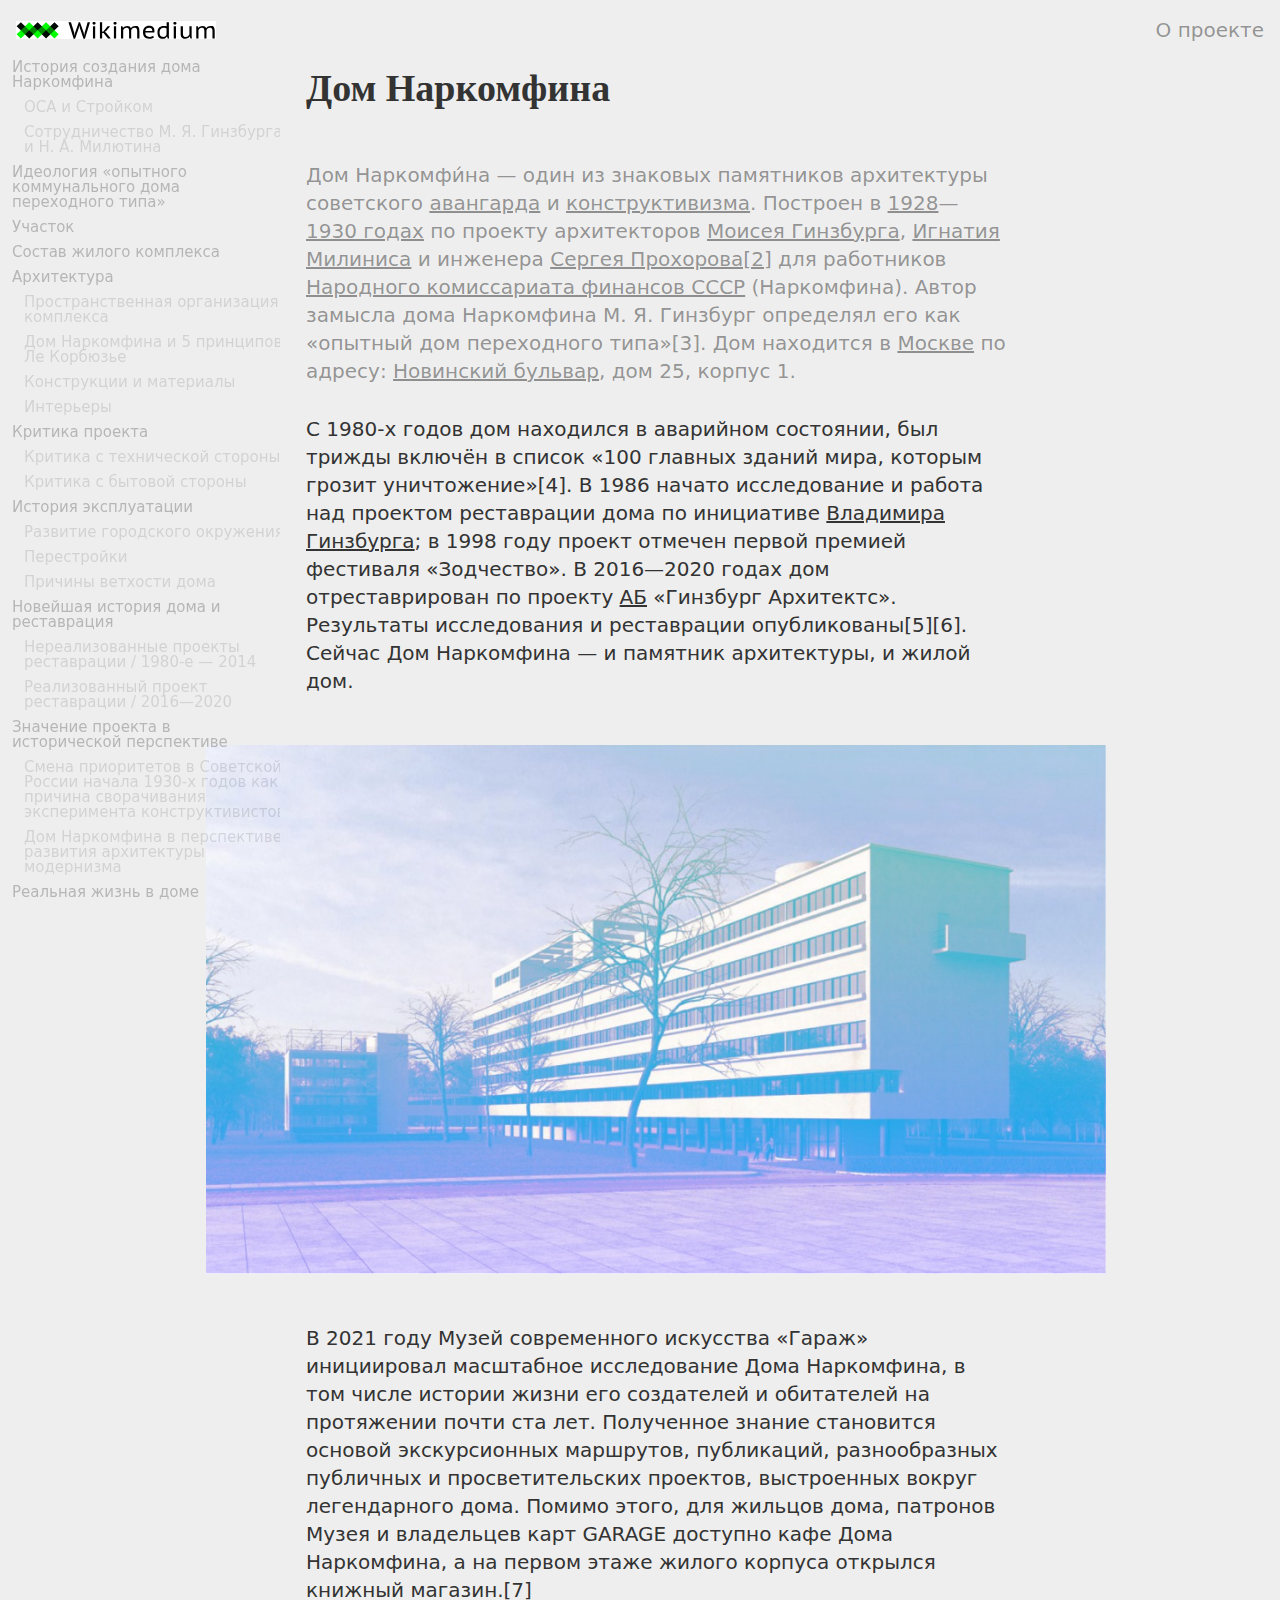
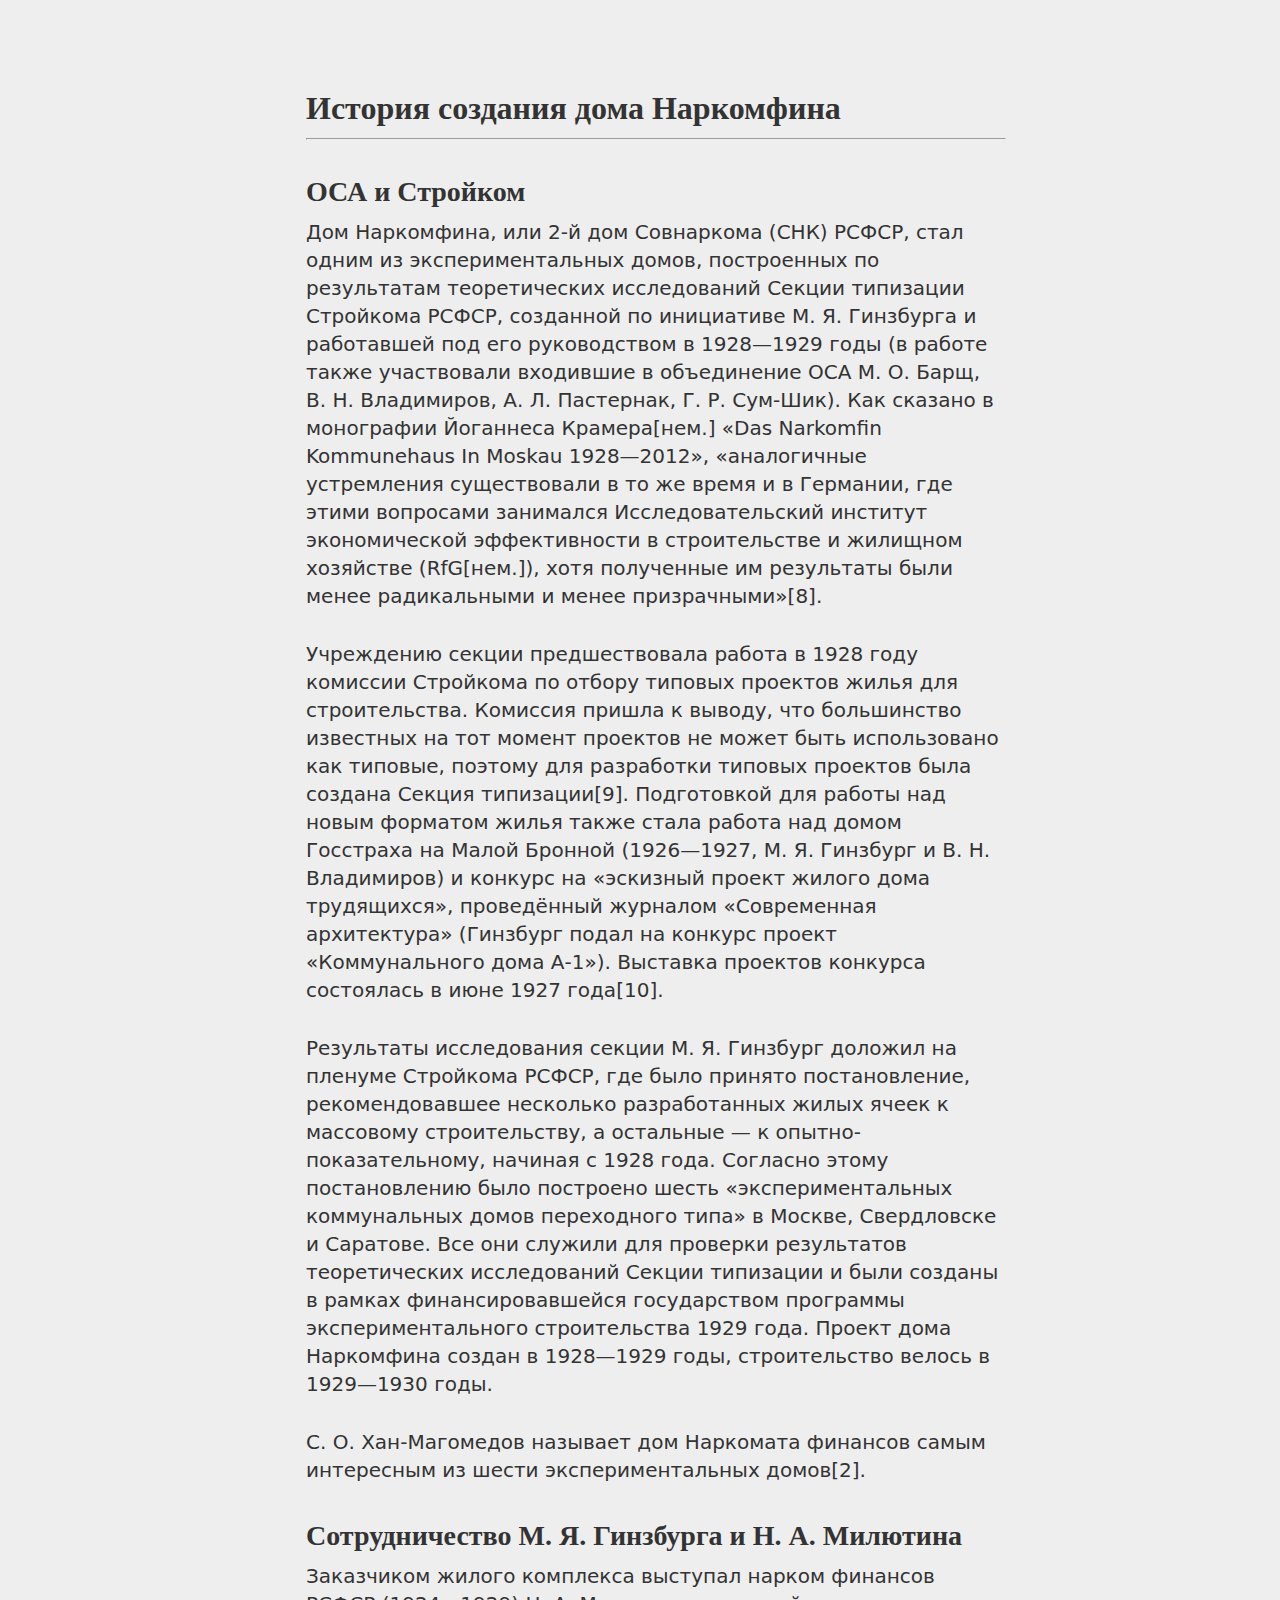
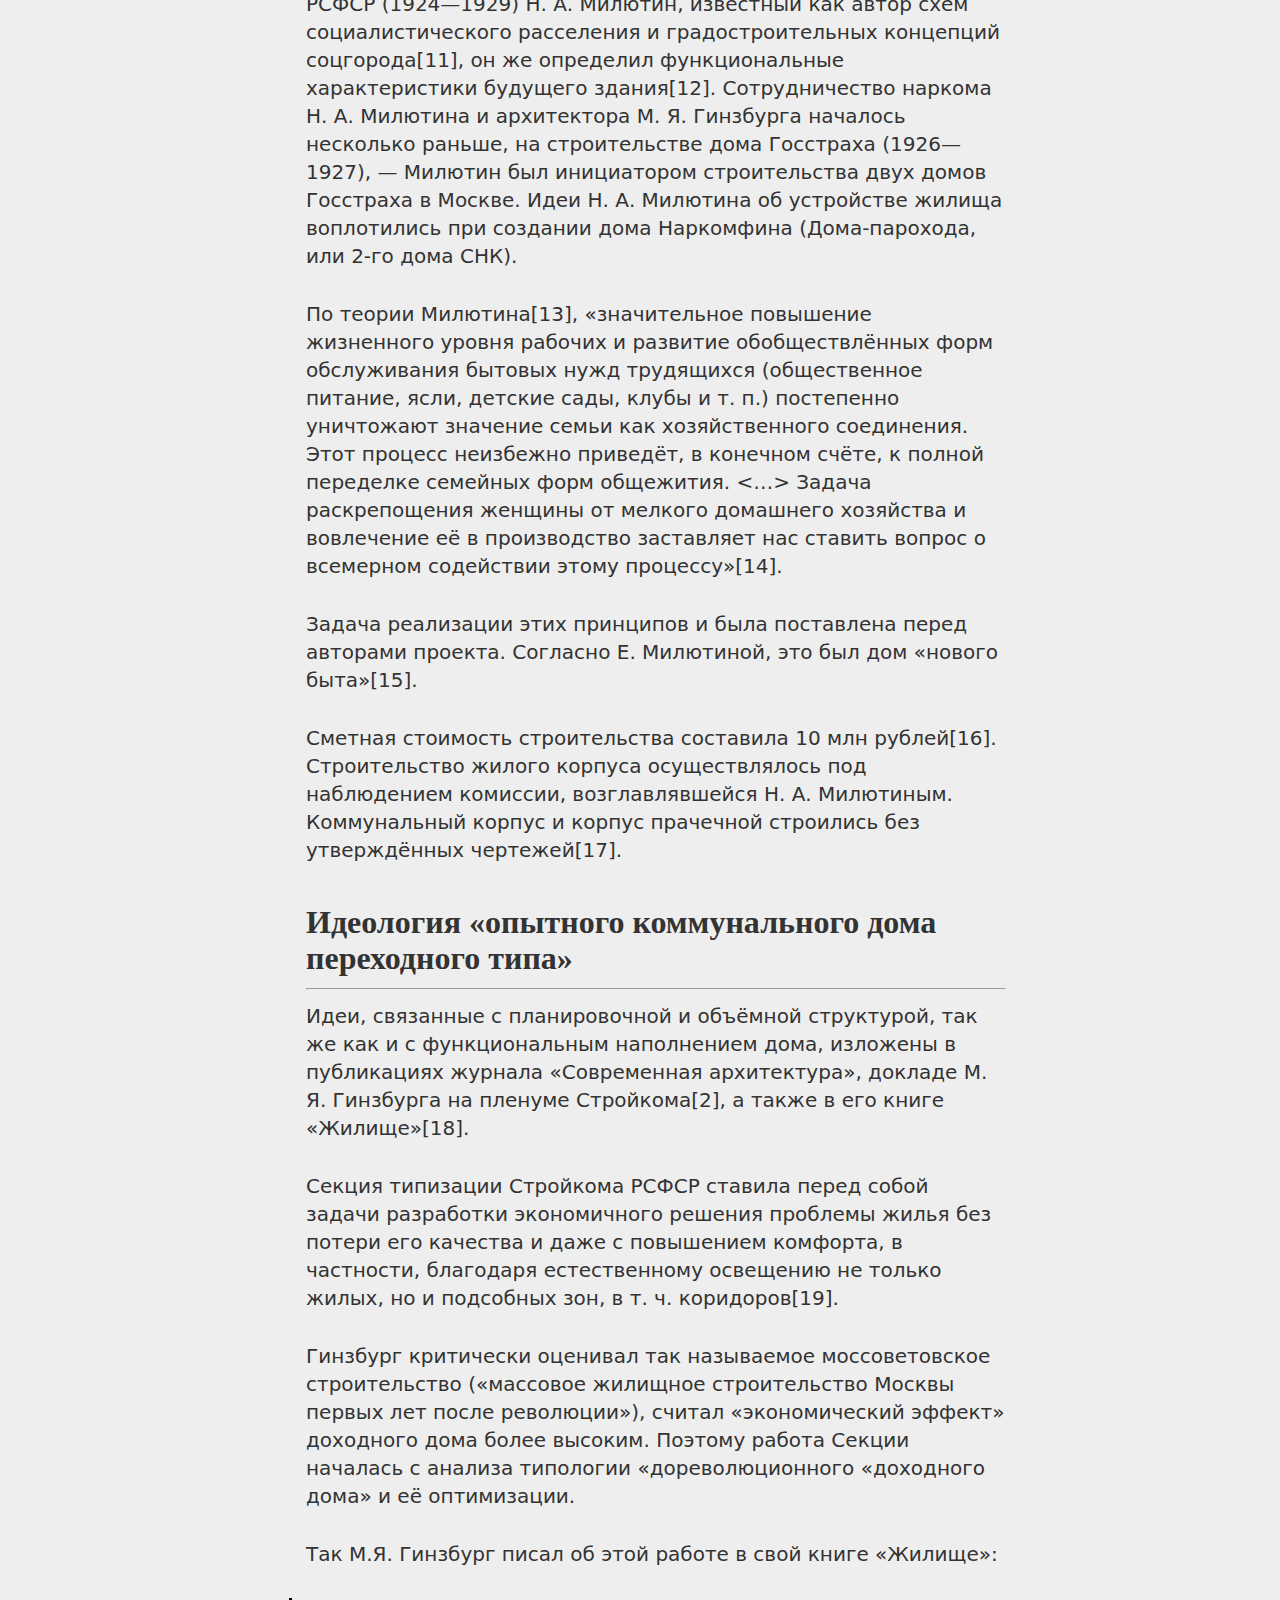
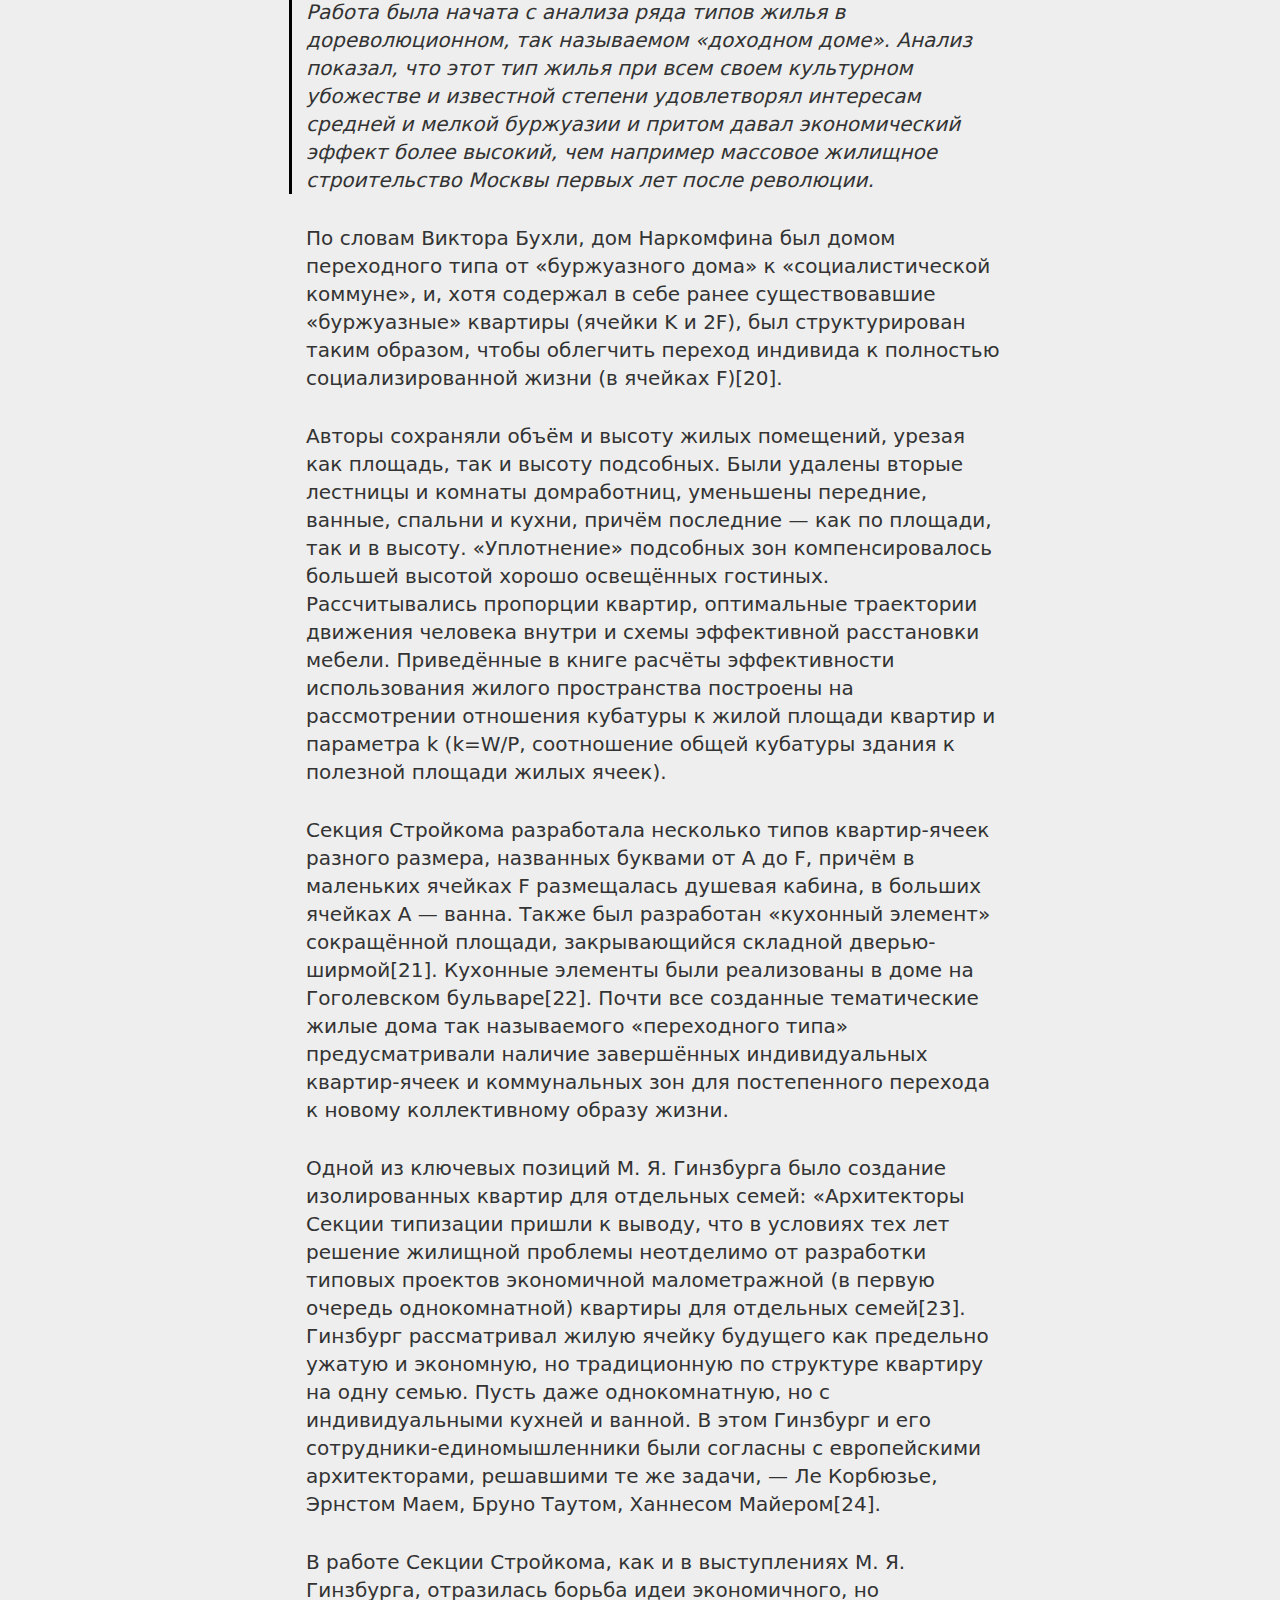
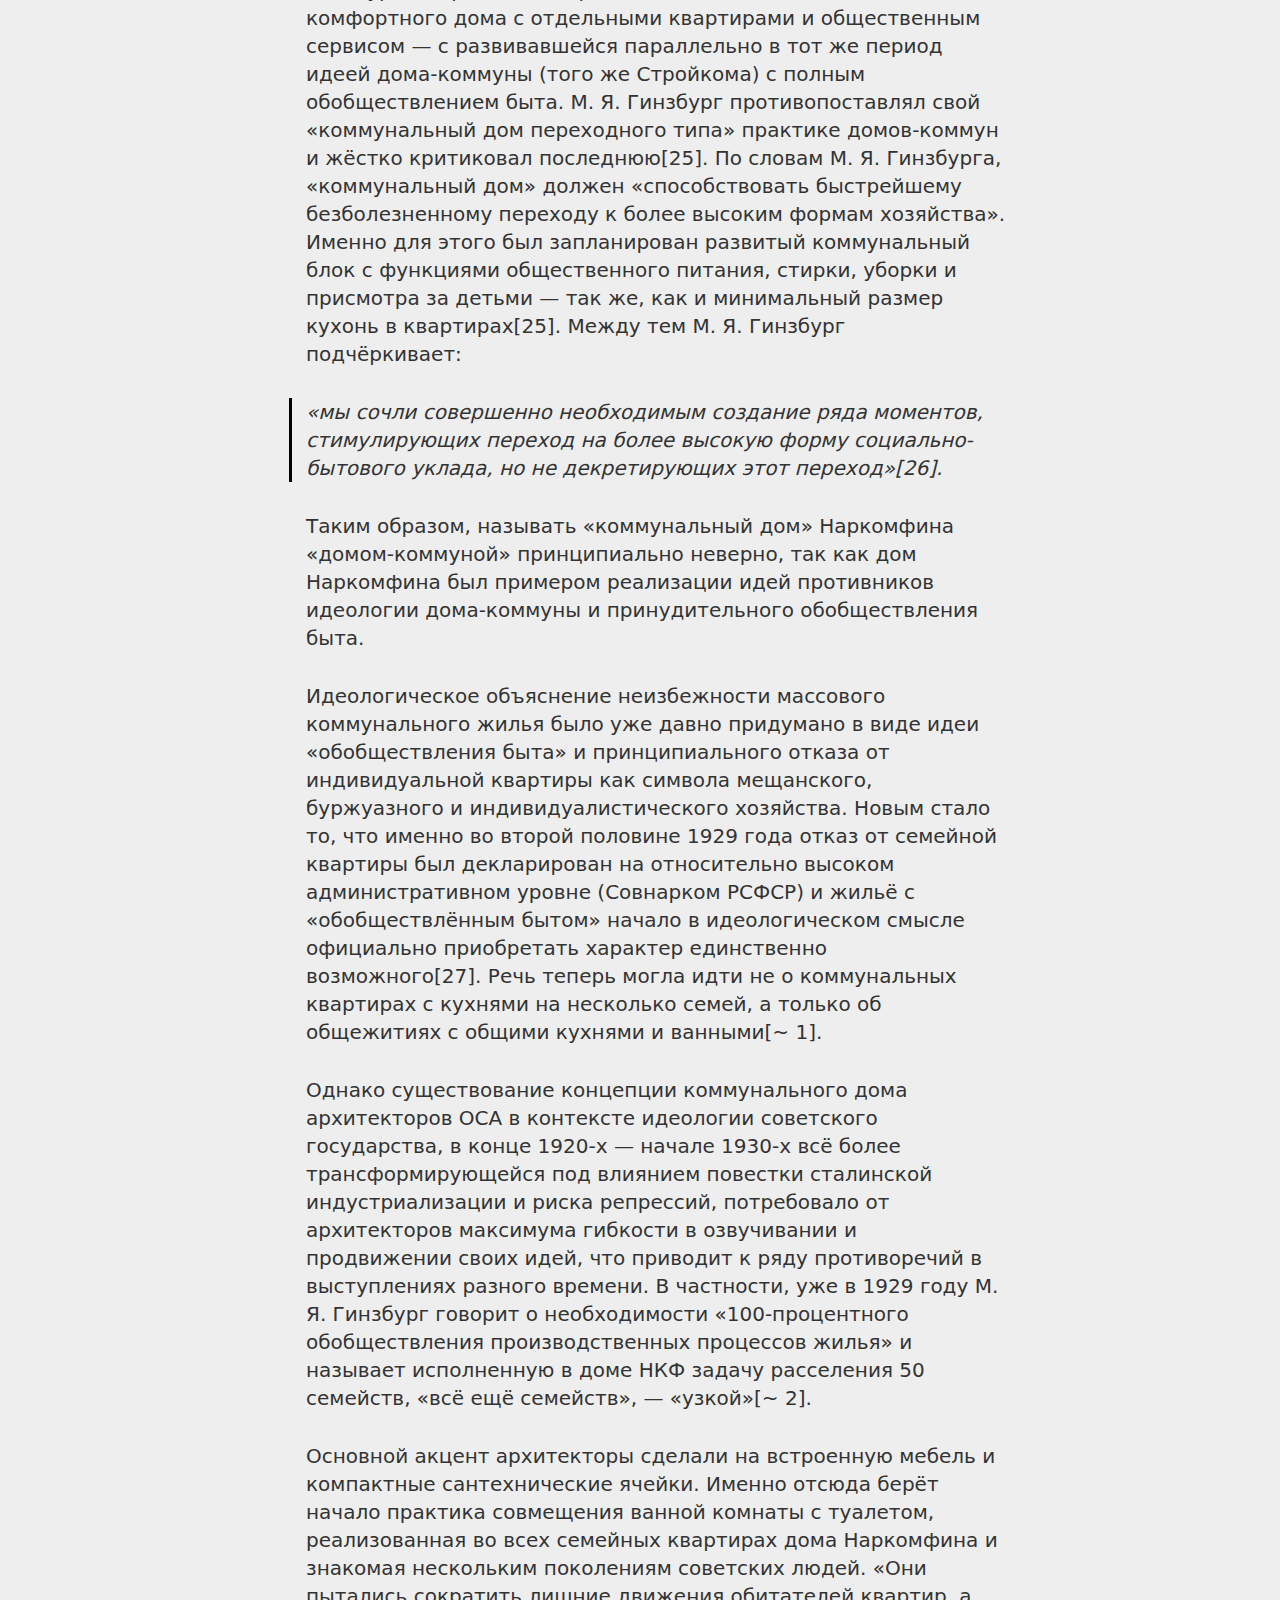
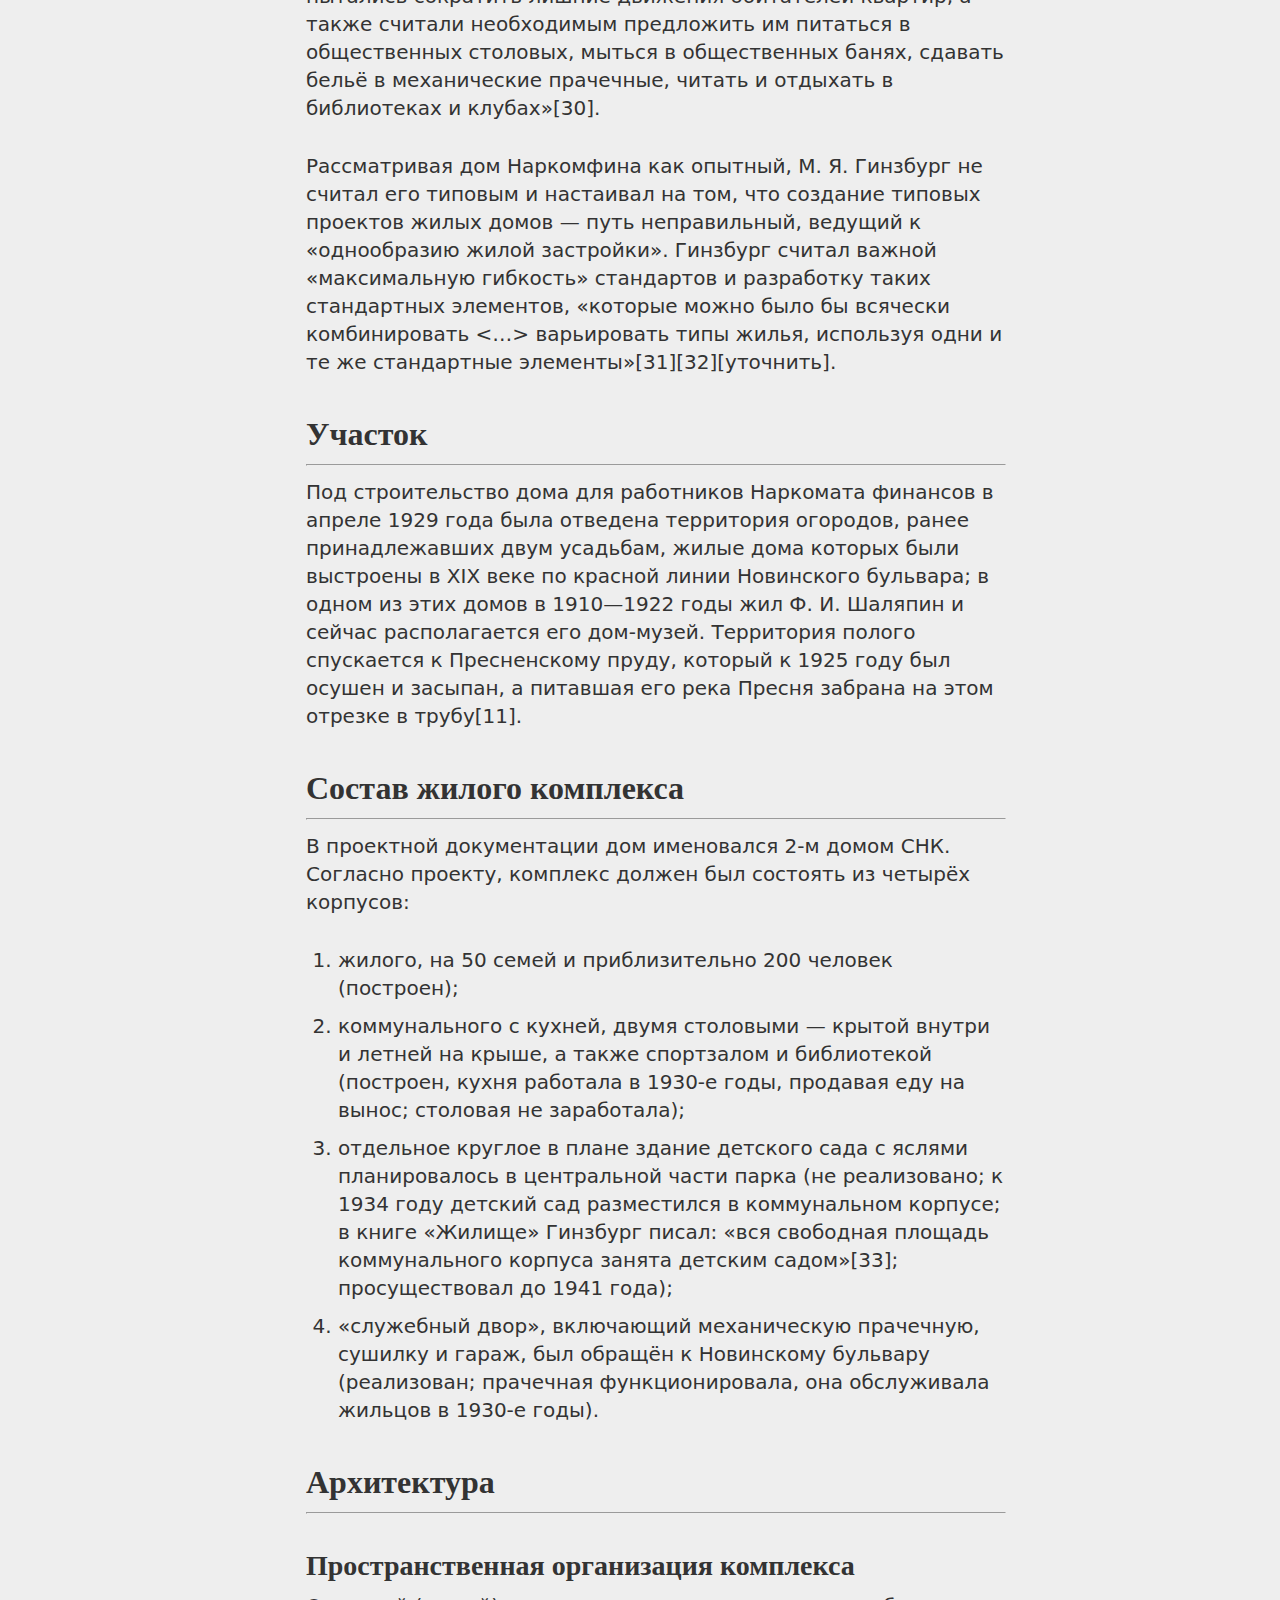
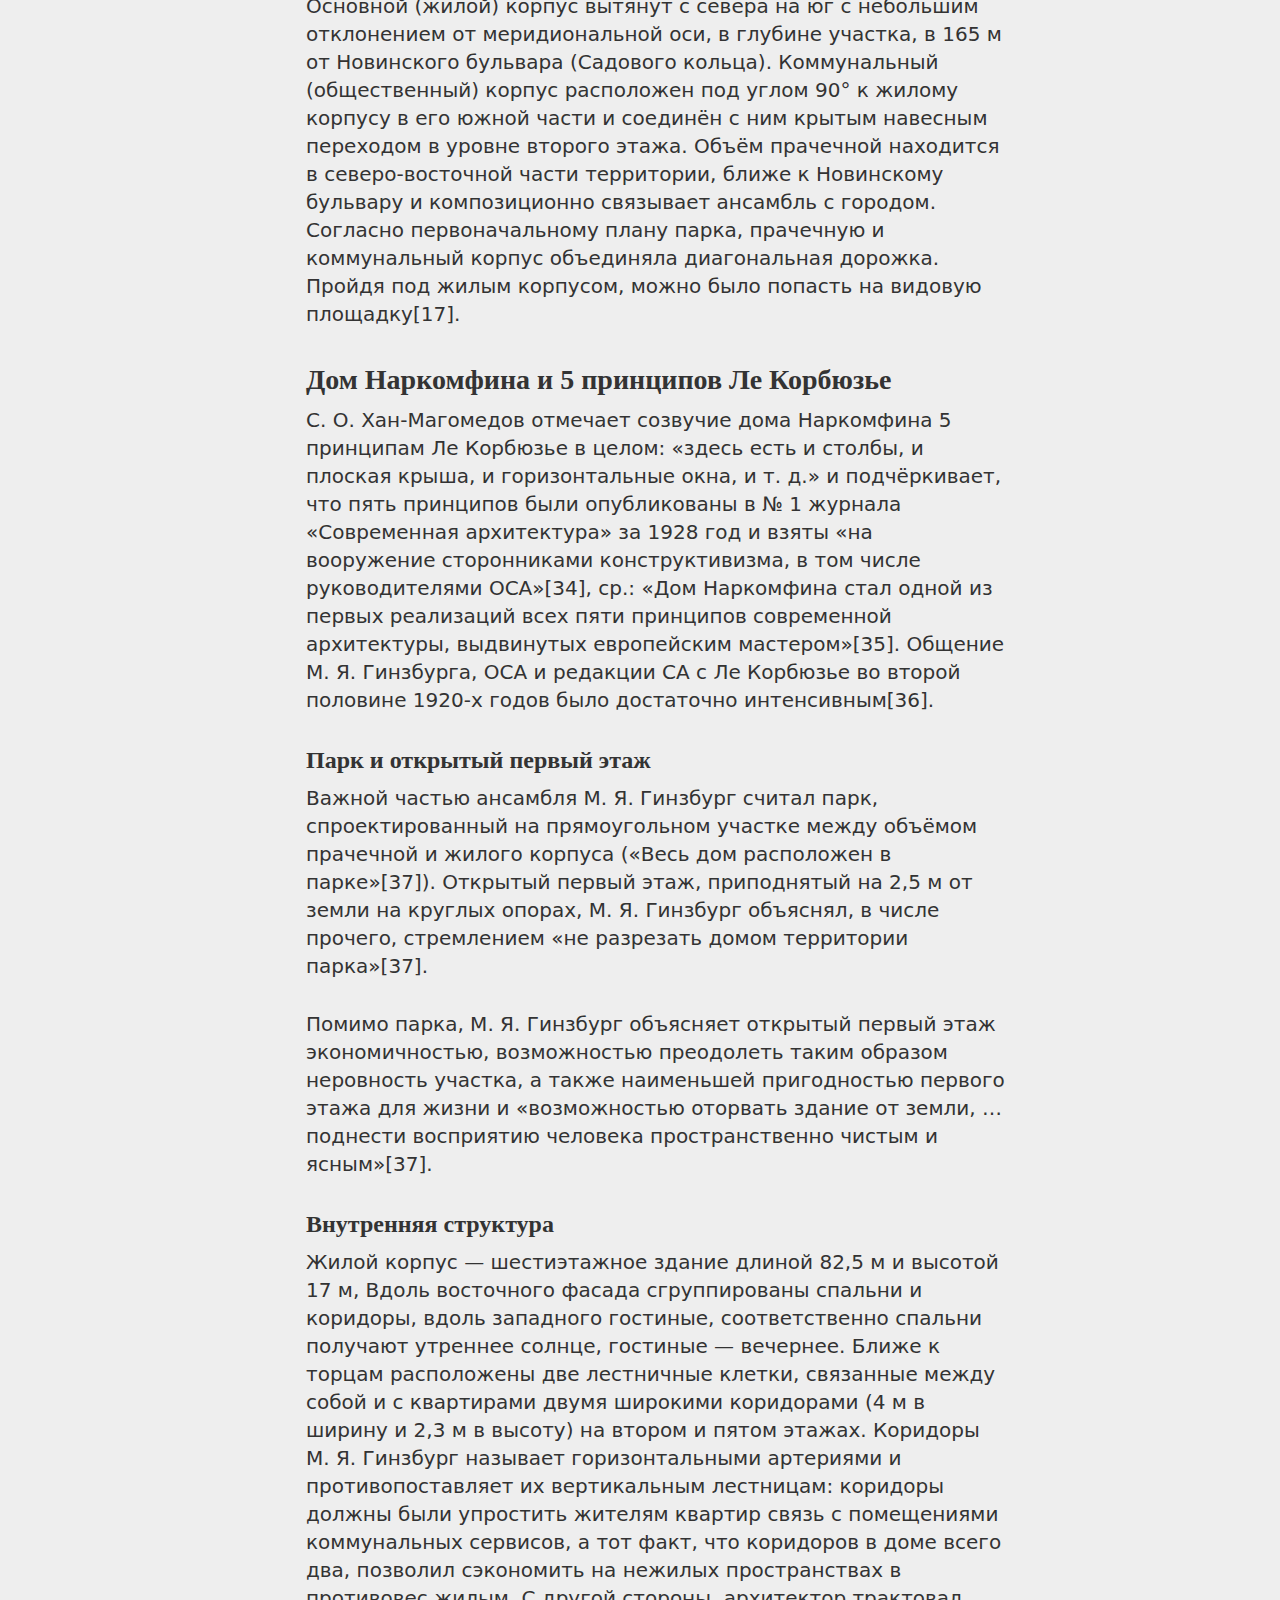
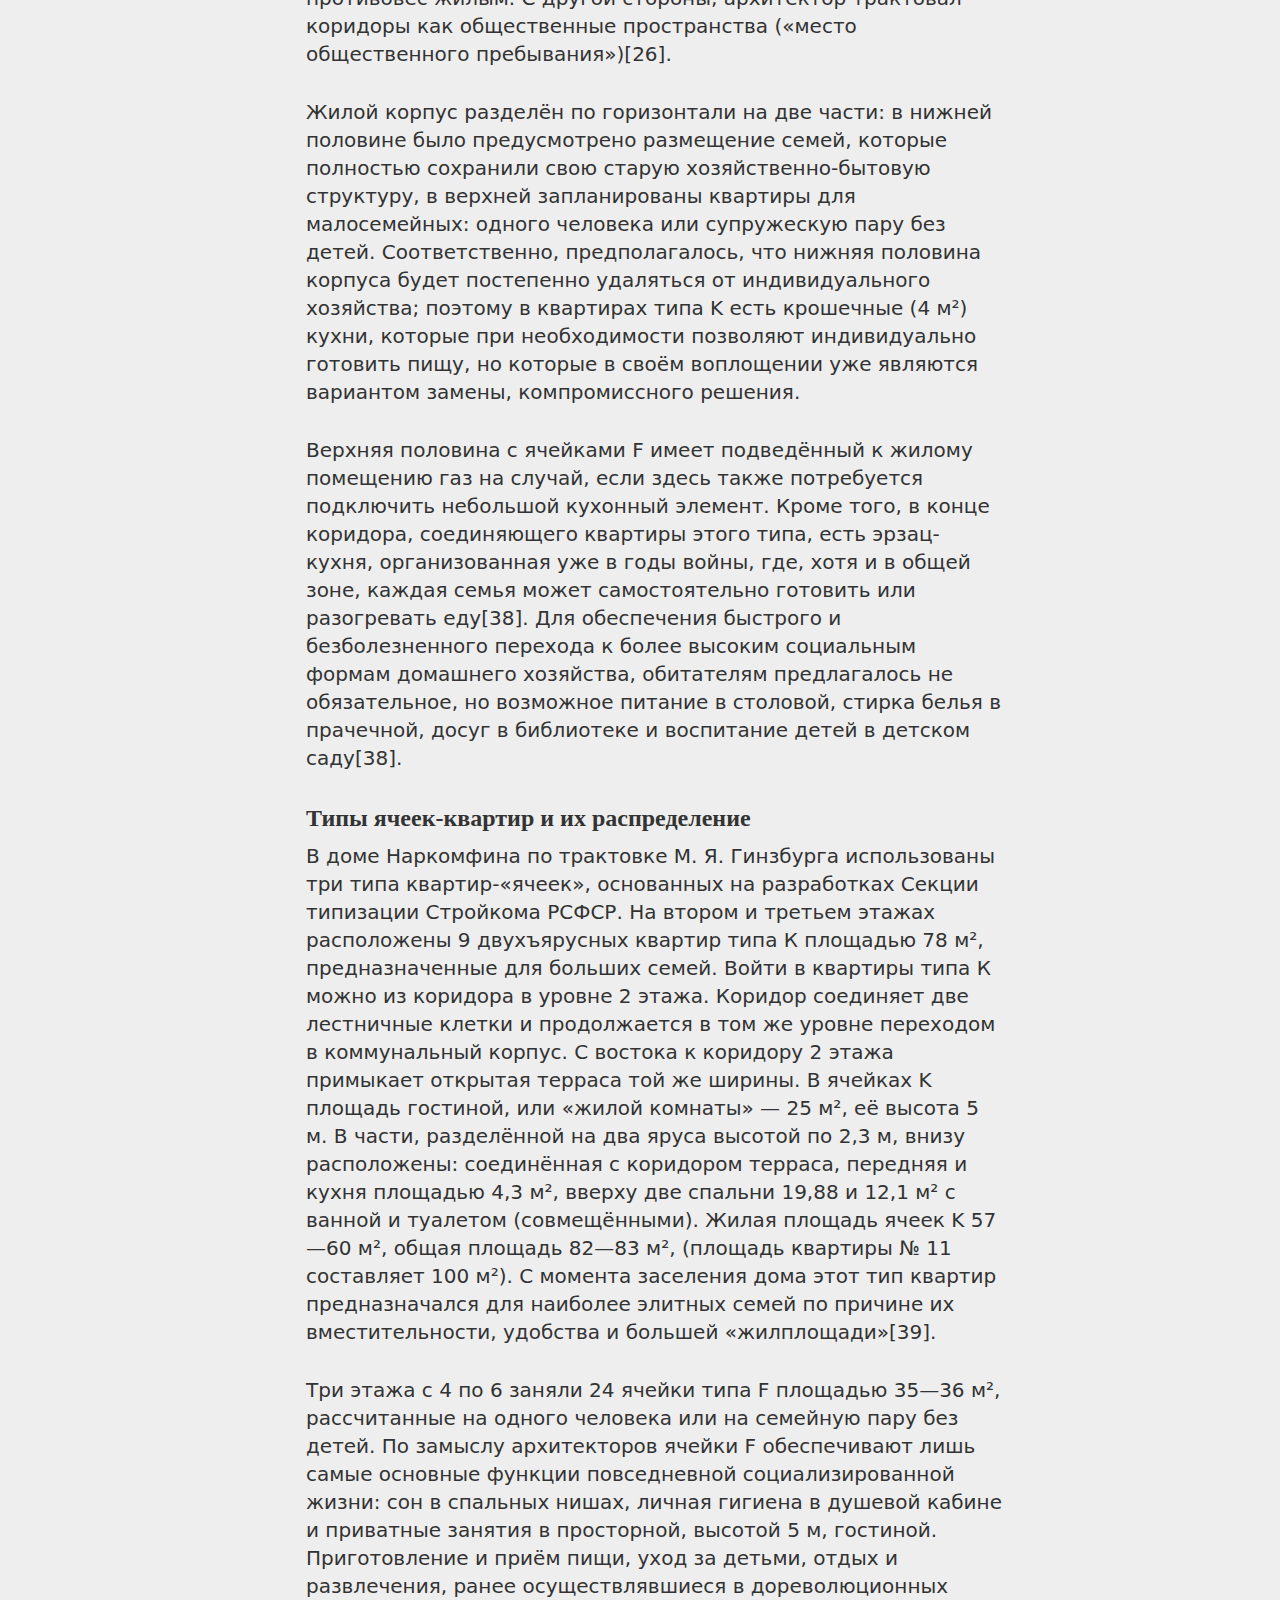
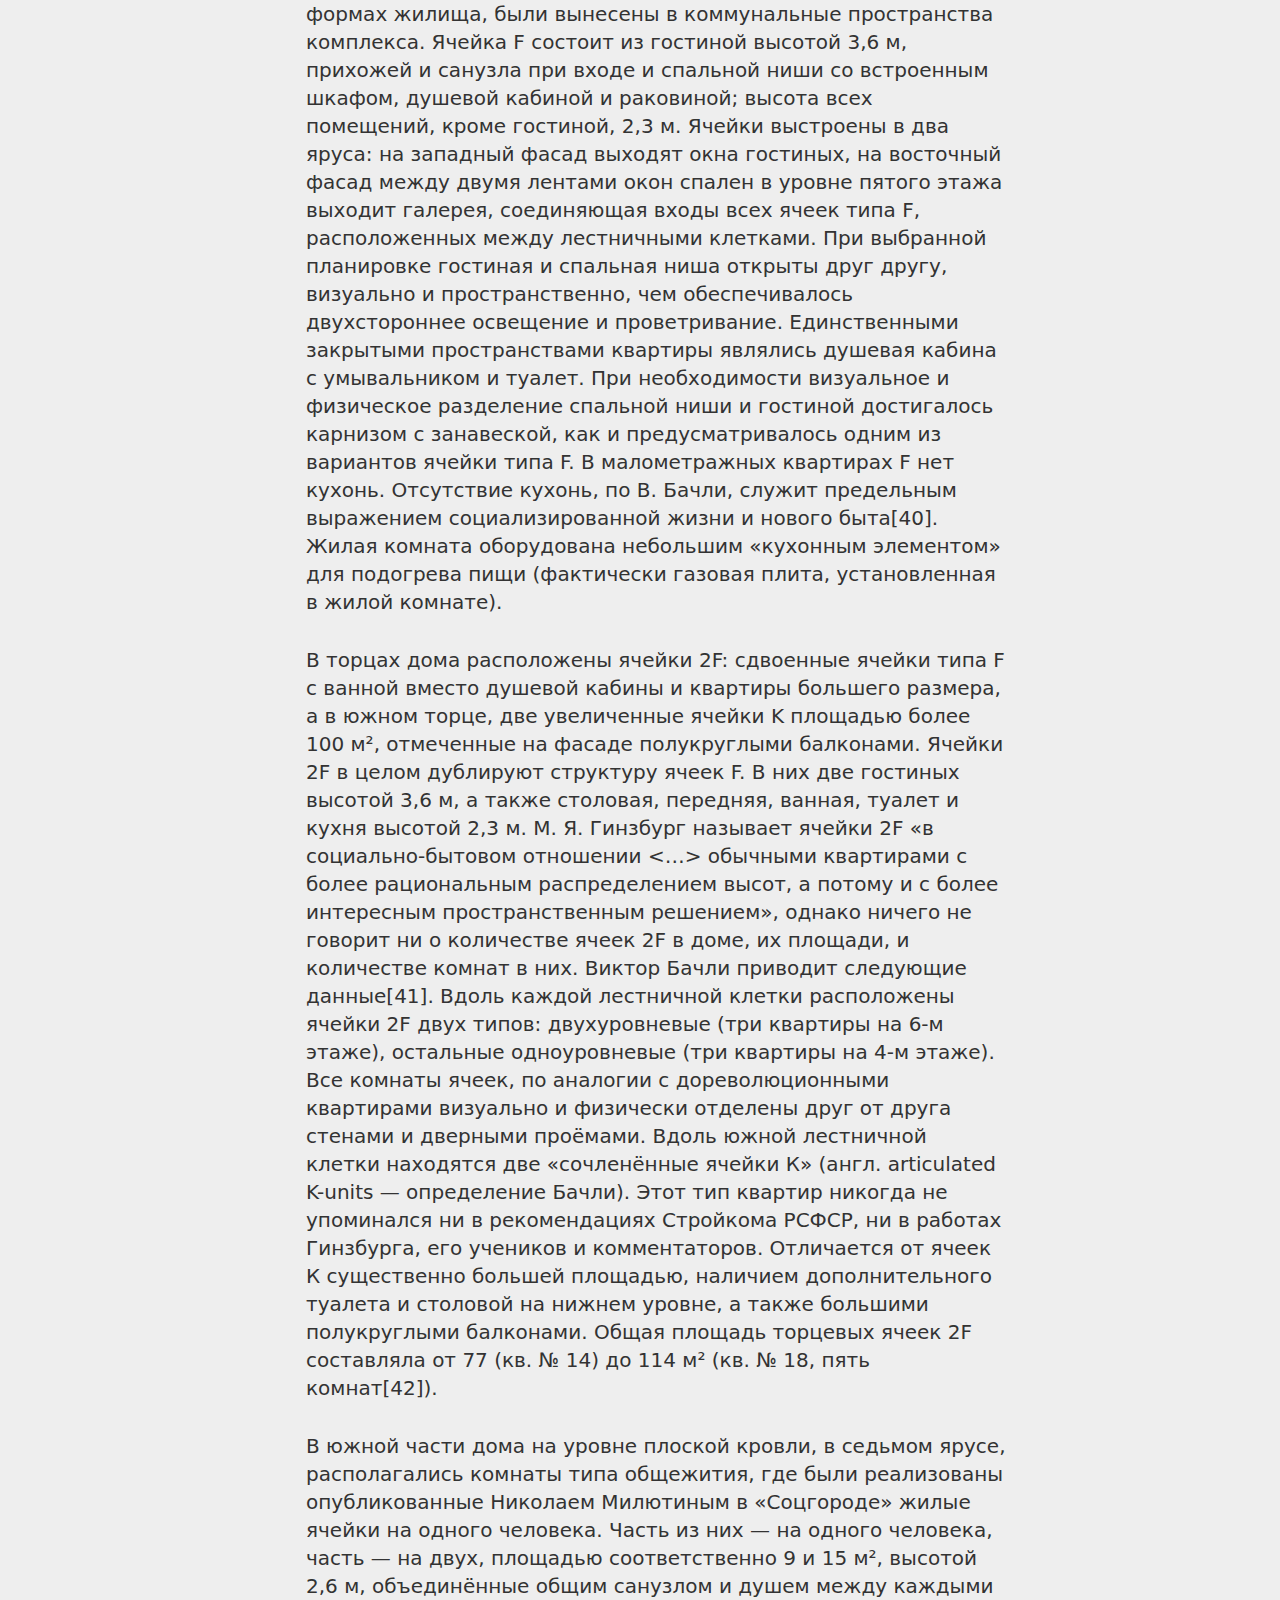
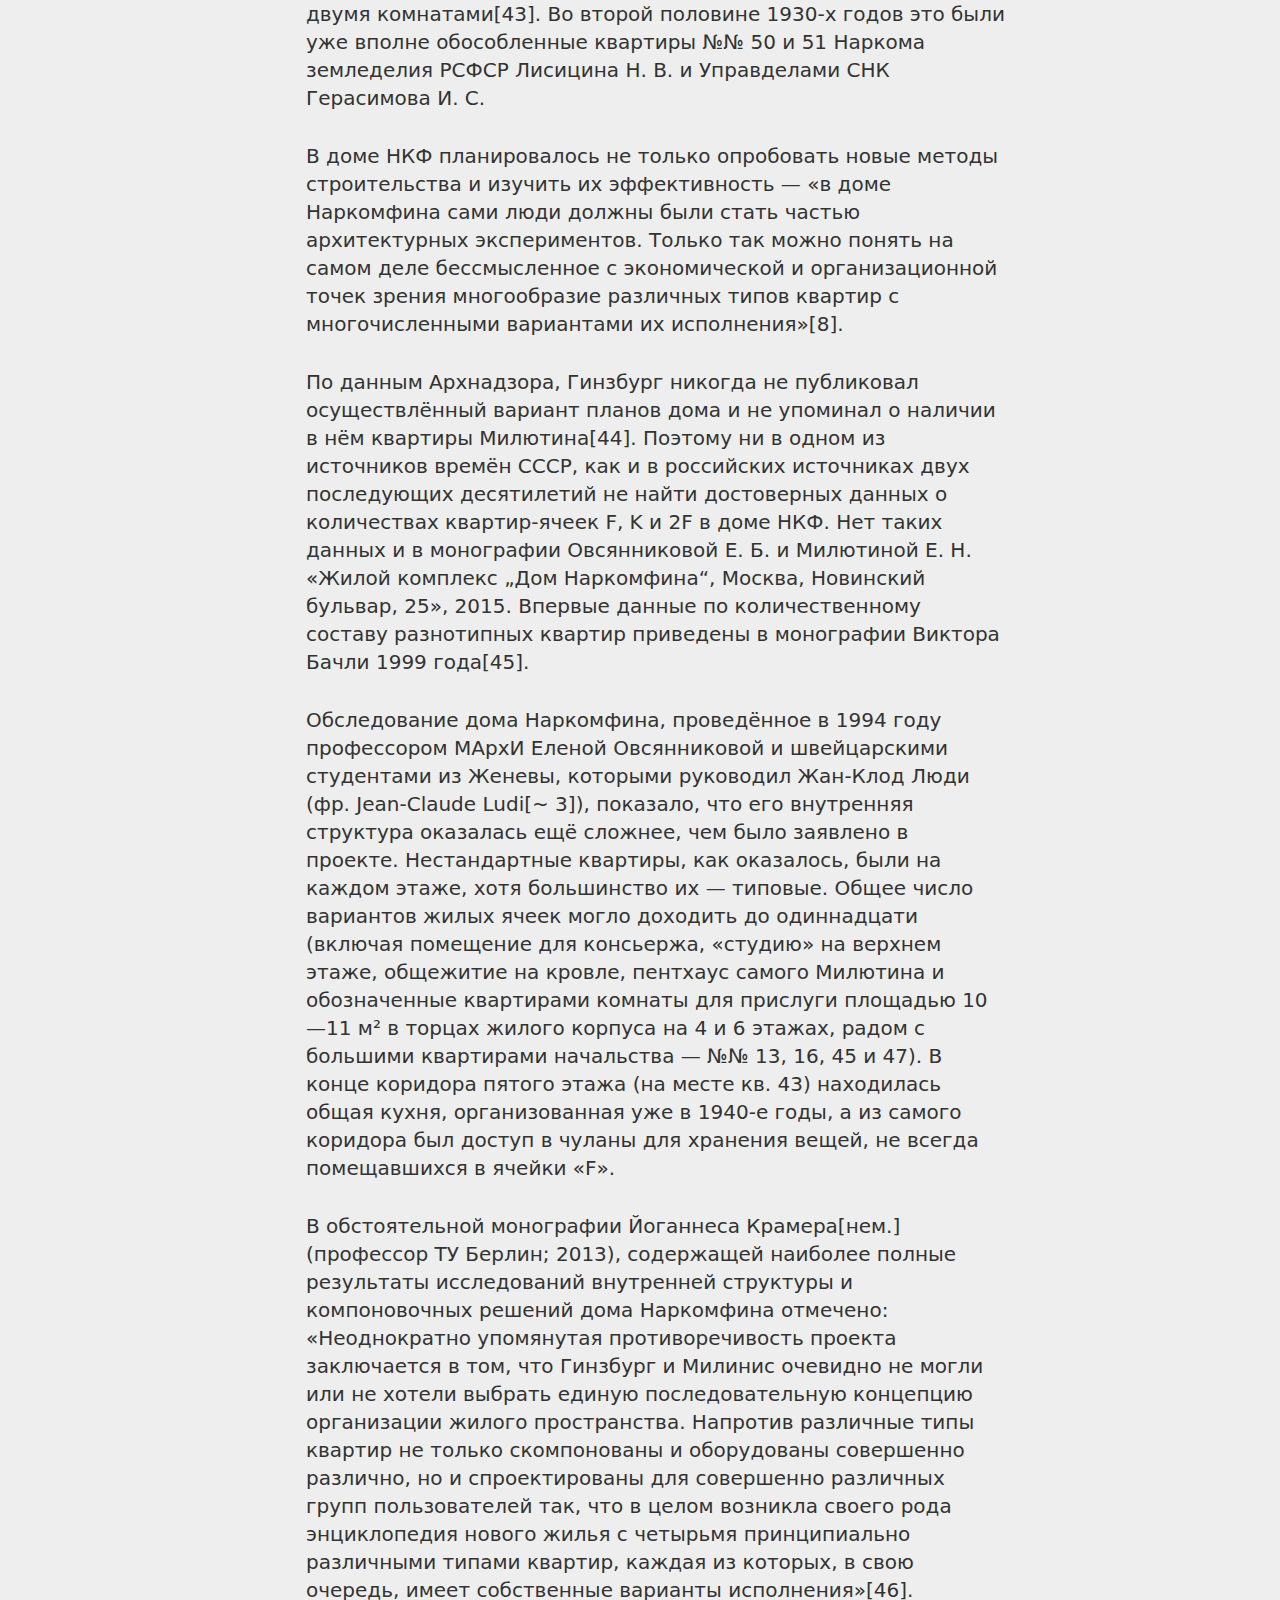
<file: index.html>
<!DOCTYPE html>
<html lang="ru">
    <head>
        <meta charset="UTF-8" />
        <meta name="viewport" content="width=device-width, initial-scale=1.0" />
        <title>Дом Наркомфина</title>
        <link rel="stylesheet" href="stylesheets/style.css" />
        <link rel="icon" href="images/favicon.ico" type="images/x-icon" />
        <link rel="icon" href="images/favicon.png" type="images/png" />
        <meta property="og:type" content="web-site" />
        <meta property="og:title" content="Дом Наркомфина" />
        <meta
            property="og:description"
            content="Дом Наркомфина — один из знаковых памятников архитектуры советского авангарда и конструктивизма."
        />
        <meta
            property="og:image"
            content="https://raw.githubusercontent.com/zhuravlevb/hse_narkomfin/refs/heads/main/images/narkomfin.jpg"
        />
        <meta
            property="og:url"
            content="https://zhuravlevb.github.io/hse_narkomfin/"
        />
    </head>
    <body>
        <nav class="menubar">
            <a href="index.html"><img src="images/logo.svg" alt="logo" /></a>
            <a href="about.html">О проекте</a>
        </nav>
        <nav class="sidebar">
            <ol>
                <li>
                    <a href="#1">История создания дома Наркомфина</a>
                    <ol>
                        <li><a href="#1_1">ОСА и Стройком</a></li>
                        <li>
                            <a href="#1_2"
                                >Сотрудничество М. Я. Гинзбурга и Н. А.
                                Милютина</a
                            >
                        </li>
                    </ol>
                </li>
                <li>
                    <a href="#2"
                        >Идеология «опытного коммунального дома переходного
                        типа»</a
                    >
                </li>
                <li><a href="#3">Участок</a></li>
                <li><a href="#4">Состав жилого комплекса</a></li>
                <li>
                    <a href="#5">Архитектура</a>
                    <ol>
                        <li>
                            <a href="#5_1"
                                >Пространственная организация комплекса</a
                            >
                        </li>
                        <li>
                            <a href="#5_2"
                                >Дом Наркомфина и 5 принципов Ле Корбюзье</a
                            >
                            <!-- <ol>
                                <li>
                                    <a href="#5_2_1"
                                        >Парк и открытый первый этаж</a
                                    >
                                </li>
                                <li>
                                    <a href="#5_2_2">Внутренняя структура</a>
                                </li>
                                <li>
                                    <a href="#5_2_3"
                                        >Типы ячеек-квартир и их
                                        распределение</a
                                    >
                                </li>
                                <li>
                                    <a href="#5_2_4"
                                        >Архитектура коммунального корпуса</a
                                    >
                                </li>
                                <li><a href="#5_2_5">Фасады</a></li>
                            </ol> -->
                        </li>
                        <li>
                            <a href="#5_3">Конструкции и материалы</a>
                            <!-- <ol>
                                <li>
                                    <a href="#5_3_1">Железобетонный каркас</a>
                                </li>
                                <li><a href="#5_3_2">Блоки Прохорова</a></li>
                                <li>
                                    <a href="#5_3_3">Инженерные коммуникации</a>
                                </li>
                                <li><a href="#5_3_4">Внешние стены</a></li>
                                <li>
                                    <a href="#5_3_5"
                                        >Другие экспериментальные материалы</a
                                    >
                                </li>
                                <li><a href="#5_3_6">Цветочницы</a></li>
                            </ol> -->
                        </li>
                        <li>
                            <a href="#5_4">Интерьеры</a>
                            <!-- <ol>
                                <li><a href="#5_4_1">Освещение</a></li>
                                <li><a href="#5_4_2">Сдвижные окна</a></li>
                                <li><a href="#5_4_3">Цвет</a></li>
                            </ol> -->
                        </li>
                    </ol>
                </li>
                <li>
                    <a href="#6">Критика проекта</a>
                    <ol>
                        <li>
                            <a href="#6_1">Критика с технической стороны</a>
                        </li>
                        <li><a href="#6_2">Критика с бытовой стороны</a></li>
                    </ol>
                </li>
                <li>
                    <a href="#7">История эксплуатации</a>
                    <ol>
                        <li>
                            <a href="#7_1">Развитие городского окружения</a>
                        </li>
                        <li><a href="#7_2">Перестройки</a></li>
                        <li><a href="#7_3">Причины ветхости дома</a></li>
                    </ol>
                </li>
                <li>
                    <a href="#8">Новейшая история дома и реставрация</a>
                    <ol>
                        <li>
                            <a href="#8_1"
                                >Нереализованные проекты реставрации / 1980-е —
                                2014</a
                            >
                            <!-- <ol>
                                <li>
                                    <a href="#8_1_1"
                                        >Первый проект / конец 1980-х годов</a
                                    >
                                </li>
                                <li>
                                    <a href="#8_1_2"
                                        >Второй проект / 1990-е годы</a
                                    >
                                </li>
                                <li>
                                    <a href="#8_1_3"
                                        >Третий проект / начало 2000-х /
                                        апарт-отель</a
                                    >
                                </li>
                                <li>
                                    <a href="#8_1_4">Эскизный проект / 2014</a>
                                </li>
                            </ol> -->
                        </li>
                        <li>
                            <a href="#8_2"
                                >Реализованный проект реставрации / 2016—2020</a
                            >
                            <!-- <ol>
                                <li>
                                    <a href="#8_2_1"
                                        >Реставрация объемно-пространственного
                                        решения и фасадов</a
                                    >
                                </li>
                                <li>
                                    <a href="#8_2_2"
                                        >Реставрация конструкций и кладки
                                        стен</a
                                    >
                                </li>
                                <li>
                                    <a href="#8_2_3"
                                        >Реставрация и замена, дополнение
                                        внутренних перегородок</a
                                    >
                                </li>
                                <li>
                                    <a href="#8_2_4"
                                        >Реставрация окон и витражей</a
                                    >
                                </li>
                                <li>
                                    <a href="#8_2_5"
                                        >Реставрация кровель и парапета</a
                                    >
                                </li>
                                <li>
                                    <a href="#8_2_6"
                                        >Реставрация и приспособление
                                        интерьеров</a
                                    >
                                </li>
                                <li>
                                    <a href="#8_2_7"
                                        >Цвет: исследование и восстановление
                                        покрасок</a
                                    >
                                </li>
                                <li><a href="#8_2_8">Реставрация полов</a></li>
                                <li>
                                    <a href="#8_2_9"
                                        >Реставрация: издания и награды</a
                                    >
                                </li>
                            </ol> -->
                        </li>
                    </ol>
                </li>
                <li>
                    <a href="#9">Значение проекта в исторической перспективе</a>
                    <ol>
                        <li>
                            <a href="#9_1"
                                >Смена приоритетов в Советской России начала
                                1930-х годов как причина сворачивания
                                эксперимента конструктивистов</a
                            >
                        </li>
                        <li>
                            <a href="#9_2"
                                >Дом Наркомфина в перспективе развития
                                архитектуры модернизма</a
                            >
                        </li>
                    </ol>
                </li>
                <li>
                    <a href="#10">Реальная жизнь в доме Наркомфина</a>
                    <ol>
                        <li><a href="#10_1">Известные жители</a></li>
                    </ol>
                </li>
            </ol>
        </nav>
        <h1>Дом Наркомфина</h1>
        <!-- <hr /> -->
        <p>
            Дом Наркомфи́на — один из знаковых памятников архитектуры советского
            <a
                href="https://ru.wikipedia.org/wiki/%D0%90%D0%B2%D0%B0%D0%BD%D0%B3%D0%B0%D1%80%D0%B4_(%D0%B8%D1%81%D0%BA%D1%83%D1%81%D1%81%D1%82%D0%B2%D0%BE)"
                >авангарда</a
            >
            и
            <a
                href="https://ru.wikipedia.org/wiki/%D0%9A%D0%BE%D0%BD%D1%81%D1%82%D1%80%D1%83%D0%BA%D1%82%D0%B8%D0%B2%D0%B8%D0%B7%D0%BC_(%D0%B8%D1%81%D0%BA%D1%83%D1%81%D1%81%D1%82%D0%B2%D0%BE)"
                >конструктивизма</a
            >. Построен в
            <a href="https://ru.wikipedia.org/wiki/1928_%D0%B3%D0%BE%D0%B4"
                >1928</a
            >—<a href="https://ru.wikipedia.org/wiki/1930_%D0%B3%D0%BE%D0%B4"
                >1930 годах</a
            >
            по проекту архитекторов
            <a
                href="https://ru.wikipedia.org/wiki/%D0%93%D0%B8%D0%BD%D0%B7%D0%B1%D1%83%D1%80%D0%B3,_%D0%9C%D0%BE%D0%B8%D1%81%D0%B5%D0%B9_%D0%AF%D0%BA%D0%BE%D0%B2%D0%BB%D0%B5%D0%B2%D0%B8%D1%87"
                >Моисея Гинзбурга</a
            >,
            <a
                href="https://ru.wikipedia.org/wiki/%D0%9C%D0%B8%D0%BB%D0%B8%D0%BD%D0%B8%D1%81,_%D0%98%D0%B3%D0%BD%D0%B0%D1%82%D0%B8%D0%B9_%D0%A4%D1%80%D0%B0%D0%BD%D1%86%D0%B5%D0%B2%D0%B8%D1%87"
                >Игнатия Милиниса</a
            >
            и инженера
            <a
                href="https://ru.wikipedia.org/wiki/%D0%A1%D0%B5%D1%80%D0%B3%D0%B5%D0%B9_%D0%9B%D1%8C%D0%B2%D0%BE%D0%B2%D0%B8%D1%87_%D0%9F%D1%80%D0%BE%D1%85%D0%BE%D1%80%D0%BE%D0%B2"
                >Сергея Прохорова[2]</a
            >
            для работников
            <a
                href="https://ru.wikipedia.org/wiki/%D0%9D%D0%B0%D1%80%D0%BE%D0%B4%D0%BD%D1%8B%D0%B9_%D0%BA%D0%BE%D0%BC%D0%B8%D1%81%D1%81%D0%B0%D1%80%D0%B8%D0%B0%D1%82_%D1%84%D0%B8%D0%BD%D0%B0%D0%BD%D1%81%D0%BE%D0%B2_%D0%A1%D0%A1%D0%A1%D0%A0"
                >Народного комиссариата финансов СССР</a
            >
            (Наркомфина). Автор замысла дома Наркомфина М. Я. Гинзбург определял
            его как «опытный дом переходного типа»[3]. Дом находится в
            <a
                href="https://ru.wikipedia.org/wiki/%D0%9C%D0%BE%D1%81%D0%BA%D0%B2%D0%B0"
                >Москве</a
            >
            по адресу:
            <a
                href="https://ru.wikipedia.org/wiki/%D0%9D%D0%BE%D0%B2%D0%B8%D0%BD%D1%81%D0%BA%D0%B8%D0%B9_%D0%B1%D1%83%D0%BB%D1%8C%D0%B2%D0%B0%D1%80"
                >Новинский бульвар</a
            >, дом 25, корпус 1.
        </p>
        <p>
            С 1980-х годов дом находился в аварийном состоянии, был трижды
            включён в список «100 главных зданий мира, которым грозит
            уничтожение»[4]. В 1986 начато исследование и работа над проектом
            реставрации дома по инициативе
            <a
                href="https://ru.wikipedia.org/wiki/%D0%93%D0%B8%D0%BD%D0%B7%D0%B1%D1%83%D1%80%D0%B3,_%D0%92%D0%BB%D0%B0%D0%B4%D0%B8%D0%BC%D0%B8%D1%80_%D0%9C%D0%BE%D0%B8%D1%81%D0%B5%D0%B5%D0%B2%D0%B8%D1%87"
                >Владимира Гинзбурга</a
            >; в 1998 году проект отмечен первой премией фестиваля «Зодчество».
            В 2016—2020 годах дом отреставрирован по проекту
            <a
                href="https://ru.wikipedia.org/wiki/%D0%90%D1%80%D1%85%D0%B8%D1%82%D0%B5%D0%BA%D1%82%D1%83%D1%80%D0%BD%D0%BE%D0%B5_%D0%B1%D1%8E%D1%80%D0%BE"
                >АБ</a
            >
            «Гинзбург Архитектс». Результаты исследования и реставрации
            опубликованы[5][6]. Сейчас Дом Наркомфина — и памятник архитектуры,
            и жилой дом.
        </p>
        <img src="images/narkomfin.jpg" alt="Фотография дома Наркомфина" />
        <p>
            В 2021 году Музей современного искусства «Гараж» инициировал
            масштабное исследование Дома Наркомфина, в том числе истории жизни
            его создателей и обитателей на протяжении почти ста лет. Полученное
            знание становится основой экскурсионных маршрутов, публикаций,
            разнообразных публичных и просветительских проектов, выстроенных
            вокруг легендарного дома. Помимо этого, для жильцов дома, патронов
            Музея и владельцев карт GARAGE доступно кафе Дома Наркомфина, а на
            первом этаже жилого корпуса открылся книжный магазин.[7]
        </p>

        <br />
        <h2 id="1">История создания дома Наркомфина</h2>
        <hr />
        <h3 id="1_1">ОСА и Стройком</h3>
        <p>
            Дом Наркомфина, или 2-й дом Совнаркома (СНК) РСФСР, стал одним из
            экспериментальных домов, построенных по результатам теоретических
            исследований Секции типизации Стройкома РСФСР, созданной по
            инициативе М. Я. Гинзбурга и работавшей под его руководством в
            1928—1929 годы (в работе также участвовали входившие в объединение
            ОСА М. О. Барщ, В. Н. Владимиров, А. Л. Пастернак, Г. Р. Сум-Шик).
            Как сказано в монографии Йоганнеса Крамера[нем.] «Das Narkomfin
            Kommunehaus In Moskau 1928—2012», «аналогичные устремления
            существовали в то же время и в Германии, где этими вопросами
            занимался Исследовательский институт экономической эффективности в
            строительстве и жилищном хозяйстве (RfG[нем.]), хотя полученные им
            результаты были менее радикальными и менее призрачными»[8].
        </p>
        <p>
            Учреждению секции предшествовала работа в 1928 году комиссии
            Стройкома по отбору типовых проектов жилья для строительства.
            Комиссия пришла к выводу, что большинство известных на тот момент
            проектов не может быть использовано как типовые, поэтому для
            разработки типовых проектов была создана Секция типизации[9].
            Подготовкой для работы над новым форматом жилья также стала работа
            над домом Госстраха на Малой Бронной (1926—1927, М. Я. Гинзбург и В.
            Н. Владимиров) и конкурс на «эскизный проект жилого дома
            трудящихся», проведённый журналом «Современная архитектура»
            (Гинзбург подал на конкурс проект «Коммунального дома А-1»).
            Выставка проектов конкурса состоялась в июне 1927 года[10].
        </p>
        <p>
            Результаты исследования секции М. Я. Гинзбург доложил на пленуме
            Стройкома РСФСР, где было принято постановление, рекомендовавшее
            несколько разработанных жилых ячеек к массовому строительству, а
            остальные — к опытно-показательному, начиная с 1928 года. Согласно
            этому постановлению было построено шесть «экспериментальных
            коммунальных домов переходного типа» в Москве, Свердловске и
            Саратове. Все они служили для проверки результатов теоретических
            исследований Секции типизации и были созданы в рамках
            финансировавшейся государством программы экспериментального
            строительства 1929 года. Проект дома Наркомфина создан в 1928—1929
            годы, строительство велось в 1929—1930 годы.
        </p>
        <p>
            С. О. Хан-Магомедов называет дом Наркомата финансов самым интересным
            из шести экспериментальных домов[2].
        </p>
        <h3 id="1_2">Сотрудничество М. Я. Гинзбурга и Н. А. Милютина</h3>
        <p>
            Заказчиком жилого комплекса выступал нарком финансов РСФСР
            (1924—1929) Н. А. Милютин, известный как автор схем
            социалистического расселения и градостроительных концепций
            соцгорода[11], он же определил функциональные характеристики
            будущего здания[12]. Сотрудничество наркома Н. А. Милютина и
            архитектора М. Я. Гинзбурга началось несколько раньше, на
            строительстве дома Госстраха (1926—1927), — Милютин был инициатором
            строительства двух домов Госстраха в Москве. Идеи Н. А. Милютина об
            устройстве жилища воплотились при создании дома Наркомфина
            (Дома-парохода, или 2-го дома СНК).
        </p>
        <p>
            По теории Милютина[13], «значительное повышение жизненного уровня
            рабочих и развитие обобществлённых форм обслуживания бытовых нужд
            трудящихся (общественное питание, ясли, детские сады, клубы и т. п.)
            постепенно уничтожают значение семьи как хозяйственного соединения.
            Этот процесс неизбежно приведёт, в конечном счёте, к полной
            переделке семейных форм общежития. <…> Задача раскрепощения женщины
            от мелкого домашнего хозяйства и вовлечение её в производство
            заставляет нас ставить вопрос о всемерном содействии этому
            процессу»[14].
        </p>
        <p>
            Задача реализации этих принципов и была поставлена перед авторами
            проекта. Согласно Е. Милютиной, это был дом «нового быта»[15].
        </p>
        <p>
            Сметная стоимость строительства составила 10 млн рублей[16].
            Строительство жилого корпуса осуществлялось под наблюдением
            комиссии, возглавлявшейся Н. А. Милютиным. Коммунальный корпус и
            корпус прачечной строились без утверждённых чертежей[17].
        </p>
        <h2 id="2">Идеология «опытного коммунального дома переходного типа»</h2>
        <hr />
        <p>
            Идеи, связанные с планировочной и объёмной структурой, так же как и
            с функциональным наполнением дома, изложены в публикациях журнала
            «Современная архитектура», докладе М. Я. Гинзбурга на пленуме
            Стройкома[2], а также в его книге «Жилище»[18].
        </p>
        <p>
            Секция типизации Стройкома РСФСР ставила перед собой задачи
            разработки экономичного решения проблемы жилья без потери его
            качества и даже с повышением комфорта, в частности, благодаря
            естественному освещению не только жилых, но и подсобных зон, в т. ч.
            коридоров[19].
        </p>
        <p>
            Гинзбург критически оценивал так называемое моссоветовское
            строительство («массовое жилищное строительство Москвы первых лет
            после революции»), считал «экономический эффект» доходного дома
            более высоким. Поэтому работа Секции началась с анализа типологии
            «дореволюционного «доходного дома» и её оптимизации.
        </p>
        <p>Так М.Я. Гинзбург писал об этой работе в свой книге «Жилище»:</p>
        <blockquote>
            Работа была начата с анализа ряда типов жилья в дореволюционном, так
            называемом «доходном доме». Анализ показал, что этот тип жилья при
            всем своем культурном убожестве и известной степени удовлетворял
            интересам средней и мелкой буржуазии и притом давал экономический
            эффект более высокий, чем например массовое жилищное строительство
            Москвы первых лет после революции.
        </blockquote>
        <p>
            По словам Виктора Бухли, дом Наркомфина был домом переходного типа
            от «буржуазного дома» к «социалистической коммуне», и, хотя содержал
            в себе ранее существовавшие «буржуазные» квартиры (ячейки K и 2F),
            был структурирован таким образом, чтобы облегчить переход индивида к
            полностью социализированной жизни (в ячейках F)[20].
        </p>
        <p>
            Авторы сохраняли объём и высоту жилых помещений, урезая как площадь,
            так и высоту подсобных. Были удалены вторые лестницы и комнаты
            домработниц, уменьшены передние, ванные, спальни и кухни, причём
            последние — как по площади, так и в высоту. «Уплотнение» подсобных
            зон компенсировалось большей высотой хорошо освещённых гостиных.
            Рассчитывались пропорции квартир, оптимальные траектории движения
            человека внутри и схемы эффективной расстановки мебели. Приведённые
            в книге расчёты эффективности использования жилого пространства
            построены на рассмотрении отношения кубатуры к жилой площади квартир
            и параметра k (k=W/P, соотношение общей кубатуры здания к полезной
            площади жилых ячеек).
        </p>
        <p>
            Секция Стройкома разработала несколько типов квартир-ячеек разного
            размера, названных буквами от A до F, причём в маленьких ячейках F
            размещалась душевая кабина, в больших ячейках А — ванна. Также был
            разработан «кухонный элемент» сокращённой площади, закрывающийся
            складной дверью-ширмой[21]. Кухонные элементы были реализованы в
            доме на Гоголевском бульваре[22]. Почти все созданные тематические
            жилые дома так называемого «переходного типа» предусматривали
            наличие завершённых индивидуальных квартир-ячеек и коммунальных зон
            для постепенного перехода к новому коллективному образу жизни.
        </p>
        <p>
            Одной из ключевых позиций М. Я. Гинзбурга было создание
            изолированных квартир для отдельных семей: «Архитекторы Секции
            типизации пришли к выводу, что в условиях тех лет решение жилищной
            проблемы неотделимо от разработки типовых проектов экономичной
            малометражной (в первую очередь однокомнатной) квартиры для
            отдельных семей[23]. Гинзбург рассматривал жилую ячейку будущего как
            предельно ужатую и экономную, но традиционную по структуре квартиру
            на одну семью. Пусть даже однокомнатную, но с индивидуальными кухней
            и ванной. В этом Гинзбург и его сотрудники-единомышленники были
            согласны с европейскими архитекторами, решавшими те же задачи, — Ле
            Корбюзье, Эрнстом Маем, Бруно Таутом, Ханнесом Майером[24].
        </p>
        <p>
            В работе Секции Стройкома, как и в выступлениях М. Я. Гинзбурга,
            отразилась борьба идеи экономичного, но комфортного дома с
            отдельными квартирами и общественным сервисом — с развивавшейся
            параллельно в тот же период идеей дома-коммуны (того же Стройкома) с
            полным обобществлением быта. М. Я. Гинзбург противопоставлял свой
            «коммунальный дом переходного типа» практике домов-коммун и жёстко
            критиковал последнюю[25]. По словам М. Я. Гинзбурга, «коммунальный
            дом» должен «способствовать быстрейшему безболезненному переходу к
            более высоким формам хозяйства». Именно для этого был запланирован
            развитый коммунальный блок с функциями общественного питания,
            стирки, уборки и присмотра за детьми — так же, как и минимальный
            размер кухонь в квартирах[25]. Между тем М. Я. Гинзбург
            подчёркивает:
        </p>
        <blockquote>
            «мы сочли совершенно необходимым создание ряда моментов,
            стимулирующих переход на более высокую форму социально-бытового
            уклада, но не декретирующих этот переход»[26].
        </blockquote>
        <p>
            Таким образом, называть «коммунальный дом» Наркомфина
            «домом-коммуной» принципиально неверно, так как дом Наркомфина был
            примером реализации идей противников идеологии дома-коммуны и
            принудительного обобществления быта.
        </p>
        <p>
            Идеологическое объяснение неизбежности массового коммунального жилья
            было уже давно придумано в виде идеи «обобществления быта» и
            принципиального отказа от индивидуальной квартиры как символа
            мещанского, буржуазного и индивидуалистического хозяйства. Новым
            стало то, что именно во второй половине 1929 года отказ от семейной
            квартиры был декларирован на относительно высоком административном
            уровне (Совнарком РСФСР) и жильё с «обобществлённым бытом» начало в
            идеологическом смысле официально приобретать характер единственно
            возможного[27]. Речь теперь могла идти не о коммунальных квартирах с
            кухнями на несколько семей, а только об общежитиях с общими кухнями
            и ванными[~ 1].
        </p>
        <p>
            Однако существование концепции коммунального дома архитекторов ОСА в
            контексте идеологии советского государства, в конце 1920-х — начале
            1930-х всё более трансформирующейся под влиянием повестки сталинской
            индустриализации и риска репрессий, потребовало от архитекторов
            максимума гибкости в озвучивании и продвижении своих идей, что
            приводит к ряду противоречий в выступлениях разного времени. В
            частности, уже в 1929 году М. Я. Гинзбург говорит о необходимости
            «100-процентного обобществления производственных процессов жилья» и
            называет исполненную в доме НКФ задачу расселения 50 семейств, «всё
            ещё семейств», — «узкой»[~ 2].
        </p>
        <p>
            Основной акцент архитекторы сделали на встроенную мебель и
            компактные сантехнические ячейки. Именно отсюда берёт начало
            практика совмещения ванной комнаты с туалетом, реализованная во всех
            семейных квартирах дома Наркомфина и знакомая нескольким поколениям
            советских людей. «Они пытались сократить лишние движения обитателей
            квартир, а также считали необходимым предложить им питаться в
            общественных столовых, мыться в общественных банях, сдавать бельё в
            механические прачечные, читать и отдыхать в библиотеках и
            клубах»[30].
        </p>
        <p>
            Рассматривая дом Наркомфина как опытный, М. Я. Гинзбург не считал
            его типовым и настаивал на том, что создание типовых проектов жилых
            домов — путь неправильный, ведущий к «однообразию жилой застройки».
            Гинзбург считал важной «максимальную гибкость» стандартов и
            разработку таких стандартных элементов, «которые можно было бы
            всячески комбинировать <…> варьировать типы жилья, используя одни и
            те же стандартные элементы»[31][32][уточнить].
        </p>
        <h2 id="3">Участок</h2>
        <hr />
        <p>
            Под строительство дома для работников Наркомата финансов в апреле
            1929 года была отведена территория огородов, ранее принадлежавших
            двум усадьбам, жилые дома которых были выстроены в XIX веке по
            красной линии Новинского бульвара; в одном из этих домов в 1910—1922
            годы жил Ф. И. Шаляпин и сейчас располагается его дом-музей.
            Территория полого спускается к Пресненскому пруду, который к 1925
            году был осушен и засыпан, а питавшая его река Пресня забрана на
            этом отрезке в трубу[11].
        </p>
        <h2 id="4">Состав жилого комплекса</h2>
        <hr />
        <p>
            В проектной документации дом именовался 2-м домом СНК. Согласно
            проекту, комплекс должен был состоять из четырёх корпусов:
        </p>
        <ol>
            <li>
                жилого, на 50 семей и приблизительно 200 человек (построен);
            </li>
            <li>
                коммунального с кухней, двумя столовыми — крытой внутри и летней
                на крыше, а также спортзалом и библиотекой (построен, кухня
                работала в 1930-е годы, продавая еду на вынос; столовая не
                заработала);
            </li>
            <li>
                отдельное круглое в плане здание детского сада с яслями
                планировалось в центральной части парка (не реализовано; к 1934
                году детский сад разместился в коммунальном корпусе; в книге
                «Жилище» Гинзбург писал: «вся свободная площадь коммунального
                корпуса занята детским садом»[33]; просуществовал до 1941 года);
            </li>
            <li>
                «служебный двор», включающий механическую прачечную, сушилку и
                гараж, был обращён к Новинскому бульвару (реализован; прачечная
                функционировала, она обслуживала жильцов в 1930-е годы).
            </li>
        </ol>
        <h2 id="5">Архитектура</h2>
        <hr />
        <h3 id="5_1">Пространственная организация комплекса</h3>
        <p>
            Основной (жилой) корпус вытянут с севера на юг с небольшим
            отклонением от меридиональной оси, в глубине участка, в 165 м от
            Новинского бульвара (Садового кольца). Коммунальный (общественный)
            корпус расположен под углом 90° к жилому корпусу в его южной части и
            соединён с ним крытым навесным переходом в уровне второго этажа.
            Объём прачечной находится в северо-восточной части территории, ближе
            к Новинскому бульвару и композиционно связывает ансамбль с городом.
            Согласно первоначальному плану парка, прачечную и коммунальный
            корпус объединяла диагональная дорожка. Пройдя под жилым корпусом,
            можно было попасть на видовую площадку[17].
        </p>
        <h3 id="5_2">Дом Наркомфина и 5 принципов Ле Корбюзье</h3>
        <p>
            С. О. Хан-Магомедов отмечает созвучие дома Наркомфина 5 принципам Ле
            Корбюзье в целом: «здесь есть и столбы, и плоская крыша, и
            горизонтальные окна, и т. д.» и подчёркивает, что пять принципов
            были опубликованы в № 1 журнала «Современная архитектура» за 1928
            год и взяты «на вооружение сторонниками конструктивизма, в том числе
            руководителями ОСА»[34], ср.: «Дом Наркомфина стал одной из первых
            реализаций всех пяти принципов современной архитектуры, выдвинутых
            европейским мастером»[35]. Общение М. Я. Гинзбурга, ОСА и редакции
            СА с Ле Корбюзье во второй половине 1920-х годов было достаточно
            интенсивным[36].
        </p>
        <h4 id="5_2_1">Парк и открытый первый этаж</h4>
        <p>
            Важной частью ансамбля М. Я. Гинзбург считал парк, спроектированный
            на прямоугольном участке между объёмом прачечной и жилого корпуса
            («Весь дом расположен в парке»[37]). Открытый первый этаж,
            приподнятый на 2,5 м от земли на круглых опорах, М. Я. Гинзбург
            объяснял, в числе прочего, стремлением «не разрезать домом
            территории парка»[37].
        </p>
        <p>
            Помимо парка, М. Я. Гинзбург объясняет открытый первый этаж
            экономичностью, возможностью преодолеть таким образом неровность
            участка, а также наименьшей пригодностью первого этажа для жизни и
            «возможностью оторвать здание от земли, … поднести восприятию
            человека пространственно чистым и ясным»[37].
        </p>
        <h4 id="5_2_2">Внутренняя структура</h4>
        <p>
            Жилой корпус — шестиэтажное здание длиной 82,5 м и высотой 17 м,
            Вдоль восточного фасада сгруппированы спальни и коридоры, вдоль
            западного гостиные, соответственно спальни получают утреннее солнце,
            гостиные — вечернее. Ближе к торцам расположены две лестничные
            клетки, связанные между собой и с квартирами двумя широкими
            коридорами (4 м в ширину и 2,3 м в высоту) на втором и пятом этажах.
            Коридоры М. Я. Гинзбург называет горизонтальными артериями и
            противопоставляет их вертикальным лестницам: коридоры должны были
            упростить жителям квартир связь с помещениями коммунальных сервисов,
            а тот факт, что коридоров в доме всего два, позволил сэкономить на
            нежилых пространствах в противовес жилым. С другой стороны,
            архитектор трактовал коридоры как общественные пространства («место
            общественного пребывания»)[26].
        </p>
        <p>
            Жилой корпус разделён по горизонтали на две части: в нижней половине
            было предусмотрено размещение семей, которые полностью сохранили
            свою старую хозяйственно-бытовую структуру, в верхней запланированы
            квартиры для малосемейных: одного человека или супружескую пару без
            детей. Соответственно, предполагалось, что нижняя половина корпуса
            будет постепенно удаляться от индивидуального хозяйства; поэтому в
            квартирах типа K есть крошечные (4 м²) кухни, которые при
            необходимости позволяют индивидуально готовить пищу, но которые в
            своём воплощении уже являются вариантом замены, компромиссного
            решения.
        </p>
        <p>
            Верхняя половина с ячейками F имеет подведённый к жилому помещению
            газ на случай, если здесь также потребуется подключить небольшой
            кухонный элемент. Кроме того, в конце коридора, соединяющего
            квартиры этого типа, есть эрзац-кухня, организованная уже в годы
            войны, где, хотя и в общей зоне, каждая семья может самостоятельно
            готовить или разогревать еду[38]. Для обеспечения быстрого и
            безболезненного перехода к более высоким социальным формам домашнего
            хозяйства, обитателям предлагалось не обязательное, но возможное
            питание в столовой, стирка белья в прачечной, досуг в библиотеке и
            воспитание детей в детском саду[38].
        </p>
        <h4 id="5_2_3">Типы ячеек-квартир и их распределение</h4>
        <p>
            В доме Наркомфина по трактовке М. Я. Гинзбурга использованы три типа
            квартир-«ячеек», основанных на разработках Секции типизации
            Стройкома РСФСР. На втором и третьем этажах расположены 9
            двухъярусных квартир типа К площадью 78 м², предназначенные для
            больших семей. Войти в квартиры типа К можно из коридора в уровне 2
            этажа. Коридор соединяет две лестничные клетки и продолжается в том
            же уровне переходом в коммунальный корпус. С востока к коридору 2
            этажа примыкает открытая терраса той же ширины. В ячейках K площадь
            гостиной, или «жилой комнаты» — 25 м², её высота 5 м. В части,
            разделённой на два яруса высотой по 2,3 м, внизу расположены:
            соединённая с коридором терраса, передняя и кухня площадью 4,3 м²,
            вверху две спальни 19,88 и 12,1 м² с ванной и туалетом
            (совмещёнными). Жилая площадь ячеек K 57—60 м², общая площадь 82—83
            м², (площадь квартиры № 11 составляет 100 м²). С момента заселения
            дома этот тип квартир предназначался для наиболее элитных семей по
            причине их вместительности, удобства и большей «жилплощади»[39].
        </p>
        <p>
            Три этажа с 4 по 6 заняли 24 ячейки типа F площадью 35—36 м²,
            рассчитанные на одного человека или на семейную пару без детей. По
            замыслу архитекторов ячейки F обеспечивают лишь самые основные
            функции повседневной социализированной жизни: сон в спальных нишах,
            личная гигиена в душевой кабине и приватные занятия в просторной,
            высотой 5 м, гостиной. Приготовление и приём пищи, уход за детьми,
            отдых и развлечения, ранее осуществлявшиеся в дореволюционных формах
            жилища, были вынесены в коммунальные пространства комплекса. Ячейка
            F состоит из гостиной высотой 3,6 м, прихожей и санузла при входе и
            спальной ниши со встроенным шкафом, душевой кабиной и раковиной;
            высота всех помещений, кроме гостиной, 2,3 м. Ячейки выстроены в два
            яруса: на западный фасад выходят окна гостиных, на восточный фасад
            между двумя лентами окон спален в уровне пятого этажа выходит
            галерея, соединяющая входы всех ячеек типа F, расположенных между
            лестничными клетками. При выбранной планировке гостиная и спальная
            ниша открыты друг другу, визуально и пространственно, чем
            обеспечивалось двухстороннее освещение и проветривание.
            Единственными закрытыми пространствами квартиры являлись душевая
            кабина с умывальником и туалет. При необходимости визуальное и
            физическое разделение спальной ниши и гостиной достигалось карнизом
            с занавеской, как и предусматривалось одним из вариантов ячейки типа
            F. В малометражных квартирах F нет кухонь. Отсутствие кухонь, по В.
            Бачли, служит предельным выражением социализированной жизни и нового
            быта[40]. Жилая комната оборудована небольшим «кухонным элементом»
            для подогрева пищи (фактически газовая плита, установленная в жилой
            комнате).
        </p>
        <p>
            В торцах дома расположены ячейки 2F: сдвоенные ячейки типа F с
            ванной вместо душевой кабины и квартиры большего размера, а в южном
            торце, две увеличенные ячейки K площадью более 100 м², отмеченные на
            фасаде полукруглыми балконами. Ячейки 2F в целом дублируют структуру
            ячеек F. В них две гостиных высотой 3,6 м, а также столовая,
            передняя, ванная, туалет и кухня высотой 2,3 м. М. Я. Гинзбург
            называет ячейки 2F «в социально-бытовом отношении <…> обычными
            квартирами с более рациональным распределением высот, а потому и с
            более интересным пространственным решением», однако ничего не
            говорит ни о количестве ячеек 2F в доме, их площади, и количестве
            комнат в них. Виктор Бачли приводит следующие данные[41]. Вдоль
            каждой лестничной клетки расположены ячейки 2F двух типов:
            двухуровневые (три квартиры на 6-м этаже), остальные одноуровневые
            (три квартиры на 4-м этаже). Все комнаты ячеек, по аналогии с
            дореволюционными квартирами визуально и физически отделены друг от
            друга стенами и дверными проёмами. Вдоль южной лестничной клетки
            находятся две «сочленённые ячейки К» (англ. articulated K-units —
            определение Бачли). Этот тип квартир никогда не упоминался ни в
            рекомендациях Стройкома РСФСР, ни в работах Гинзбурга, его учеников
            и комментаторов. Отличается от ячеек К существенно большей площадью,
            наличием дополнительного туалета и столовой на нижнем уровне, а
            также большими полукруглыми балконами. Общая площадь торцевых ячеек
            2F составляла от 77 (кв. № 14) до 114 м² (кв. № 18, пять
            комнат[42]).
        </p>
        <p>
            В южной части дома на уровне плоской кровли, в седьмом ярусе,
            располагались комнаты типа общежития, где были реализованы
            опубликованные Николаем Милютиным в «Соцгороде» жилые ячейки на
            одного человека. Часть из них — на одного человека, часть — на двух,
            площадью соответственно 9 и 15 м², высотой 2,6 м, объединённые общим
            санузлом и душем между каждыми двумя комнатами[43]. Во второй
            половине 1930-х годов это были уже вполне обособленные квартиры №№
            50 и 51 Наркома земледелия РСФСР Лисицина Н. В. и Управделами СНК
            Герасимова И. С.
        </p>
        <p>
            В доме НКФ планировалось не только опробовать новые методы
            строительства и изучить их эффективность — «в доме Наркомфина сами
            люди должны были стать частью архитектурных экспериментов. Только
            так можно понять на самом деле бессмысленное с экономической и
            организационной точек зрения многообразие различных типов квартир с
            многочисленными вариантами их исполнения»[8].
        </p>
        <p>
            По данным Архнадзора, Гинзбург никогда не публиковал осуществлённый
            вариант планов дома и не упоминал о наличии в нём квартиры
            Милютина[44]. Поэтому ни в одном из источников времён СССР, как и в
            российских источниках двух последующих десятилетий не найти
            достоверных данных о количествах квартир-ячеек F, K и 2F в доме НКФ.
            Нет таких данных и в монографии Овсянниковой Е. Б. и Милютиной Е. Н.
            «Жилой комплекс „Дом Наркомфина“, Москва, Новинский бульвар, 25»,
            2015. Впервые данные по количественному составу разнотипных квартир
            приведены в монографии Виктора Бачли 1999 года[45].
        </p>
        <p>
            Обследование дома Наркомфина, проведённое в 1994 году профессором
            МАрхИ Еленой Овсянниковой и швейцарскими студентами из Женевы,
            которыми руководил Жан-Клод Люди (фр. Jean-Claude Ludi[~ 3]),
            показало, что его внутренняя структура оказалась ещё сложнее, чем
            было заявлено в проекте. Нестандартные квартиры, как оказалось, были
            на каждом этаже, хотя большинство их — типовые. Общее число
            вариантов жилых ячеек могло доходить до одиннадцати (включая
            помещение для консьержа, «студию» на верхнем этаже, общежитие на
            кровле, пентхаус самого Милютина и обозначенные квартирами комнаты
            для прислуги площадью 10—11 м² в торцах жилого корпуса на 4 и 6
            этажах, радом с большими квартирами начальства — №№ 13, 16, 45 и
            47). В конце коридора пятого этажа (на месте кв. 43) находилась
            общая кухня, организованная уже в 1940-е годы, а из самого коридора
            был доступ в чуланы для хранения вещей, не всегда помещавшихся в
            ячейки «F».
        </p>
        <p>
            В обстоятельной монографии Йоганнеса Крамера[нем.] (профессор ТУ
            Берлин; 2013), содержащей наиболее полные результаты исследований
            внутренней структуры и компоновочных решений дома Наркомфина
            отмечено: «Неоднократно упомянутая противоречивость проекта
            заключается в том, что Гинзбург и Милинис очевидно не могли или не
            хотели выбрать единую последовательную концепцию организации жилого
            пространства. Напротив различные типы квартир не только скомпонованы
            и оборудованы совершенно различно, но и спроектированы для
            совершенно различных групп пользователей так, что в целом возникла
            своего рода энциклопедия нового жилья с четырьмя принципиально
            различными типами квартир, каждая из которых, в свою очередь, имеет
            собственные варианты исполнения»[46].
        </p>
        <h4 id="5_2_4">Архитектура коммунального корпуса</h4>
        <p>
            «Обобществлённый», или коммунальный, корпус состоит из объёма
            лестницы — лаконичного белого параллелепипеда, в западной части, и
            расположенного за ним основного функционального объёма. В уровне
            второго этажа к лестнице примыкает навесной переход к жилому
            корпусу; лестничный объём в своей верхней части выше основного,
            поскольку кровля решена как эксплуатируемая и лестница обеспечивает
            выход на неё. Лестница освещена вертикальным окном в её южной стене.
            Внутреннее пространство основного объёма разделено по высоте на 2
            яруса высотой 4,9 и 5,1 м, северный фасад на всю высоту закрыт
            сплошным витражом, причём контур остекления вынесен вперёд и
            межярусное перекрытие к стеклу не примыкает. Южная часть
            коммунального корпуса, приблизительно на треть его глубины разделена
            на 4 яруса, причём 2 и 4 этажи выходят в примыкающие к ним
            двухсветные пространства северной части как балконы.
        </p>
        <h4 id="5_2_5">Фасады</h4>
        <p>
            Лаконичные фасады сочетают белый цвет стен, большие плоскости
            остекления и открытые в некоторых частях для обозрения круглые
            колонны чёрного цвета. Фасады отражают внутреннюю структуру дома. На
            восточном фасаде окна спален, коридора 5 этажа и углубление террасы
            2 этажа складываются в горизонтальные ленты. В основании каждой
            ленты остекления расположены вынесенные вперёд протяжённые «полочки»
            подставок для цветов с тонкими прорезями водостоков.
        </p>
        <p>
            На западном фасаде окна гостиных ячеек F складываются в верхней
            части в две крупные ленты. Несколько более сложную геометрию нижней
            части определяет структура ячеек K, чередующих большие окна гостиных
            и окна кухонь меньшего размера. Обе лестничные клетки выходили на
            западный фасад вертикальными окнами. Северный торцевой фасад лишён
            окон и оживлён лишь выступом балкона, хорошо освещённый южный решён
            пластичнее — три выступа полукруглых балконов размещены в уровне
            третьего, пятого и шестого этажей.
        </p>
        <h3 id="5_3">Конструкции и материалы</h3>
        <p>
            Строительство Дома Наркомфина стало площадкой для опытов с
            передовыми строительными технологиями своего времени, многие из
            которых уже были известны на Западе, но были адаптированы к реалиям
            Советской России, прежде всего, в результате экспериментов компании
            Технобетон, основанной в 1925 году и возглавлявшейся С. Л.
            Прохоровым, который обладал опытом работы как в России, так и в
            Германии[6].
        </p>
        <p>
            По словам И. А. Казуся, «Кроме «Техбетона», в стране тогда не было
            другого коллектива, готового к реализации замысла Гинзбурга»[47].
        </p>
        <p>
            Конструктивная схема дома включает несущий монолитный железобетонный
            каркас, самонесущие наружные и внутренние стены из бетонитовых
            камней и перекрытия из монолитного железобетона с заполнением из
            пустотелых бетонитовых камней. Жилой корпус разделен на три блока
            двумя деформационными швами. Монолитные ленточные фундаменты имеют
            различную глубину заложения, разное сечение и армирование в
            зависимости от состояния грунтов на конкретных участках[6].
        </p>
        <h4 id="5_3_1">Железобетонный каркас</h4>
        <p>
            Несущая конструкция всех корпусов — монолитный железобетонный
            каркас. Для армирования применялась гладкая сталь со спиральной
            обмоткой[5].
        </p>
        <blockquote>
            «Статическую нагрузку несут круглые железобетонные столбы с
            арматурой Консидера. В поперечном направлении расстояние между осями
            3,50 и 4,50 м. В продольном направлении — 3,75 м. Столбы в
            продольном и поперечном направлении связаны железобетонными
            прогонами. В поперечном направлении имеются консоли по обе стороны,
            дающие общую глубину корпуса 10,15 м. Таким образом почти все столбы
            оказываются внутри архитектурного пространства, и наружные стены по
            каждому этажу передают нагрузку столбам через консоли. Толщина
            столбов 35 см. Наружные стены выполнены из пустотелых шлакобетонных
            камней типа „Крестьянин“ в полтора камня с засыпкой между камнями 6
            см шлака. Общая толщина наружных стен 36 см»[48].
        </blockquote>
        <h4 id="5_3_2">Блоки Прохорова</h4>
        <p>
            Важным нововведением С. Л. Прохорова стало использование блоков
            «холодного» бетонитового камня с двумя крупными отверстиями: для
            междуэтажных перекрытий и внутри вертикальных стен между квартирами
            и в ограждении лестничных клеток. Пустоты блоков использовали для
            прокладки канализационных, водосточных и вентиляционных каналов,
            размещённых внутри здания.
        </p>
        <p>
            «Холодные» блоки с двумя отверстиями М. Я. Гинзбург называет
            «обычными для немецкого бетонного строительства» (действительно, они
            известны, в частности, в практике Баухауса). С. Л. Прохоров
            организовал производство похожих блоков с крупными отверстиями прямо
            на стройплощадке дома Наркомфина с использованием станков для
            производства блоков «Крестьянин», куда подкладывались деревянные
            вкладыши для изготовления отверстий[48]. Впоследствии они получили
            название «блоков Прохорова».
        </p>
        <p>
            В составе межэтажных перекрытий бетонитовые блоки чередовались с
            балками из армированного бетона. Ширина основных армированных балок,
            соединяющих колонны, — 40 см, между ними на расстоянии 50—60 см
            отливались дополнительные балки шириной 10—15 см; между ними с
            помощью досок специальной опалубки (без гвоздей) укладывали
            бетонитовые блоки с отверстиями внутри. Перекрытие получалось
            прочным и лёгким. Такая технология позволяла экономить до 20
            процентов бетона по сравнению с монолитной железобетонной плитой[6].
        </p>
        <h4 id="5_3_3">Инженерные коммуникации</h4>
        <p>
            Блоки Прохорова позволили спрятать каналы канализации,
            водоснабжения, вентиляции, а на южном фасаде ливневого стока, в
            стены и перекрытия, освободив пространство квартир (поверху была
            проложена только электропроводка). Часть чугунных канализационных
            труб была проложена в составе перекрытий, в местах стыковки больших
            и малых квартир-«ячеек» для прокладки канализации использовались
            сдвоенные балки. Поскольку трубы заливали бетоном вместе с блоками и
            с арматурой, это повлекло отложенные проблемы с доступом к ним для
            ремонта во время эксплуатации, который по этой причине не
            осуществлялся, протечкам и последующей необходимости в разборке и
            замене части стен во время реставрации[6].
        </p>
        <h4 id="5_3_4">Внешние стены</h4>
        <p>
            Каркас колонн позволил снять конструктивную нагрузку с внешних стен,
            сделав их самонесущими, и позволил использовать ленточные окна,
            отказавшись от вертикальных простенков. Данный материал напоминает
            поризованные керамические блоки-«камни» со щелевидными пустотами
            внутри, широко используемые в современном строительстве, по размерам
            и другим параметрам. В составе внешних стен блоки укладывали
            вперевязку в три слоя: снаружи целый блок, затем теплоизоляционный
            слой шлака толщиной ок. 6 см и кладка в полблока в внутренней
            стороны. Стена получалась тонкой, 36 см, лёгкой и тёплой. С. Л.
            Прохоров подчёркивал, что такая конструкция стены позволяет
            экономить до 25 % бетона, а её теплоизоляционный эффект лучше, чем у
            кирпичной стены в 2,5 кирпича[49].
        </p>
        <h4 id="5_3_5">Другие экспериментальные материалы</h4>
        <p>
            Камышит и соломит, материалы, нередко упоминаемые в связи с Домом
            Наркомфина и строительством периода авангарда в целом, представляют
            собой теплоизоляционные материалы — аналог современной минеральной
            ваты органического происхождения, — из сухой травы или соломы. В
            доме Наркомфина камышит и соломит были использованы в небольшом
            количестве, преимущественно для теплоизоляции мест, в которых балки
            основного каркаса выходят на внешний контур, ради того, чтобы
            избежать возникновения «мостиков холода».
        </p>
        <p>
            Фибролит — прессованные плиты из деревянной стружки и опилок, можно
            считать предтечей современного ДСП[уточнить] или ДВП. В доме
            Наркомфина фибролит использовался только для межкомнатных
            перегородок в виде плит 600 х 300 х 60 мм, покрытых слоем штукатурки
            15-20 мм. Этот материал не выдержал испытания временем, плиты
            деформировались и утратили несущую способность.
        </p>
        <p>
            Ксилолит — покрытие пола из опилок, связанных магнезитом, по
            эксплуатационным качествам аналогичен цементному наливному полу, но
            теплее и мягче. В доме Наркомфина толщина напольного покрытия из
            ксилолита — 2 см, его укладывали в 2 слоя. Покрытие сохранилось и
            законсервировано в Коммунальном корпусе и на ступеньках лестниц.
            Ксилолит по-прежнему применяется в интерьерах промышленных
            помещений.
        </p>
        <p>
            Плоская гольццементная кровля дома утеплена шлаком и снабжена
            водостоками, проведёнными в теле внешних стен дома, в частности, на
            южном торце. Мощение кровли было выполнено бетонными плитками с
            заполнением из гальки. Примерно 30—35 % плиток сохранилось и
            законсервировано во время реставрации 2017—2020 годов[6].
        </p>
        <p>
            Технологические решения кровли с теплоизоляцией «торфоплитами» из
            прессованного торфа и гидроизоляцией битумом следовали схеме,
            разработанной ведущим германским специалистом по плоским крышам
            Эрнстом Маем.
        </p>
        <h4 id="5_3_6">Цветочницы</h4>
        <p>
            Ленты цветочниц на восточном фасаде — характерный элемент
            архитектуры дома. Помимо декоративной, они несли и функциональную
            нагрузку, поскольку были задуманы для дополнительной защиты стены от
            влаги. Лотки цветочниц установлены на железобетонных консолях с
            арматурными выпусками, закрепленными при строительстве во внешней
            части стен. После монтажа консолей на месте отливали дно и борт
            лотка. Пунктир цветочниц хорошо виден на старых фотографиях и
            прочитывается как часть архитектурного решения «ленточного» фасада и
            находит аналогии на фасадах других зданий периода авангарда.
        </p>
        <p>
            Согласно замыслу, землю насыпали прямо в цветочницы, а вода полива
            отводилась через дренажные отверстия на их внешней стороне. В 1950-е
            — 1960-е годы отверстия заделали, вода стала попадать в трещины
            между штукатуркой и кладкой стен и вызвала разрушение их
            поверхности.
        </p>
        <h3 id="5_4">Интерьеры</h3>
        <h4 id="5_4_1">Освещение</h4>
        <p>
            Архитекторы дома Наркомфина уделяли большое внимание освещённости
            внутренних пространств. «Лучшей системой», зрительно расширяющей
            пространство, М. Я. Гинзбург называет «горизонтальную световую
            ленту, подтянутую к потолку». При этом по словам архитектора
            «горизонтальная лента даёт значительно более равномерную
            освещённость». Расчёты коснулись и оптимальных отрезков стены выше и
            ниже окна: в обоих случаях оптимальной названа высота простенка 1 м
            сверху или снизу. Идеальным же решением признано сплошное
            остекление, апробированное в доме Наркомфина на примере витража
            коммунального корпуса[50].
        </p>
        <h4 id="5_4_2">Сдвижные окна</h4>
        <p>
            Одно из нововведений дома Наркомфина — окна, скользящие по
            направляющим, сходные с изобретёнными Ле Корбюзье и Пьером Жаннере.
            Они были «доработаны» с учётом климата. Ленточные окна включали два
            элемента: подвижные и неподвижные. Неподвижные с железобетонными
            рамами, подвижные — с дубовыми, скользящими на стальных роликах по
            стальному направляющему рельсу и прижимающейся к бетону рукояткой с
            эксцентриком[51]. Места прижима в окне с деревянной рамой были обиты
            брезентом и войлоком. Внешняя часть неподвижных рам была выполнена
            из бетона с открытой поверхностью, внутренняя — из сосны и покрашена
            в белый цвет. Подвижные части были выполнены из некрашеного дуба.
        </p>
        <h4 id="5_4_3">Цвет</h4>
        <p>
            Эксперименты с цветом в доме Наркомфина стали продолжением опытов,
            начатых М. Я. Гинзбургом в архитектурной комнате бывшего МВТУ (ныне
            МГТУ им. Н. Э. Баумана) и признанных автором не очень удачными:
            «длительное пребывание в этой комнате утомляло». Для работы по
            подбору цветовых решений квартир дома Наркомфина были приглашены
            профессор Хиннерк Шепер[нем.][52][53], который в то время возглавлял
            в Баухаусе мастерскую малярного дела, а также сотрудничал с
            российским Малярстроем, и Эрик Борхерт, известный разработками
            цветовых решений больниц и санаториев[5]. Результаты экспериментов
            подробно описаны в книге «Жилище». Стены в квартирах не оклеивали
            обоями, а гладко окрашивали — тёплые гаммы колеров для одних квартир
            и холодные для других. В квартирах тёплой гаммы для потолка была
            выбрана светлая охра, для стен лимонно-жёлтый. В холодной гамме для
            потолка использовали голубой оттенок брауншвейг, стены же были
            голубоватого и зеленоватого оттенков[~ 4]. В обоих случаях была
            выбрана менее интенсивная гамма, чем в опыте с комнатой МВТУ.
        </p>
        <p>
            «Опыты показали, что тёплая гамма пространственно ограничивает
            объём: холодная же, наоборот, как бы расширяет помещение», — пишет
            М. Я. Гинзбург. Вывод, сделанный архитекторами из экспериментальной
            раскраски интерьеров — следует быть чрезвычайно осторожным в выборе
            цвета, а яркий цвет уместен на потолке, куда мы смотрим не так
            часто: поэтому основной, более яркий тон в окраске квартир дома
            Наркомфина применялся именно на потолках[55].
        </p>
        <h2 id="6">Критика проекта</h2>
        <hr />
        <p>
            Дому Наркомфина посвящено большое количество публикаций, как в
            советских, так и в зарубежных источниках. В западных изданиях
            описания дома Наркомфина нередко сопровождаются определениями
            «утопия» и «утопический» — «проект дома Наркомфина — продукт
            утопических мечтаний молодого Советского государства» (англ. utopian
            housing project)[56][~ 5]. В советских публикациях авторы старались
            избегать такой трактовки, используя лексику типа «эксперимент»,
            «экспериментальный», «переходного типа» и тому подобной[~ 6].
        </p>
        <h3 id="6_1">Критика с технической стороны</h3>
        <p>
            Согласно результатам реставрационных исследований 2016—2020 годов,
            полемические высказывания 2000-х о непрочности конструкций и
            строительных материалов дома оказались неверными. При том что дом не
            ремонтировали на протяжении более чем 80 лет, он оказался
            ремонтопригодным. Несущую способность утратили только 2 несущие
            опоры из 70, небольшой крен оказался легко поправимым, вычинке
            подлежали только 5—10% всех стен здания. Ужасающее состояние
            восточного фасада было вызвано заделкой дренажных щелей цветочниц,
            направившей влагу на штукатурку стен, разрушения на южном фасаде
            произошли из-за лопнувшей внутри стены трубы ливневого стока,
            замерзшей из-за того, что дом не обогревался зимой в достаточной
            мере.
        </p>
        <p>
            Представление о том, что дом «построен из камышита», категорически
            неверно, так как камышит — экспериментальный материал,
            предшественник современных утеплителей из минеральный ваты, в здании
            использован в небольшом количестве для утепления балок и
            предотвращения возникновения «мостиков холода». Единственным
            материалом, который не выдержал испытания временем, оказался
            фибролит, предшественник стружечных плит, подобных современному ДВП,
            из которого были сделаны межкомнатные перегородки. Железобетонные
            конструкции и бетонные блоки Прохорова, напротив, по результатам
            исследований оказались наделены большим запасом прочности, они
            соответствуют современным, более жёстким нормативам[5].
        </p>
        <p>
            Критический настрой полемических публикаций 1990-х — 2000-х был,
            вероятно, предопределен, с одной стороны, сиюминутными задачами
            рынка, с другой стороны — негативным отношением мэра Юрия Лужкова к
            архитектуре авангарда и модернизма. И, наконец, он был поддержан
            историческими публикациями и выступлениями самого Моисея Гинзбурга,
            который рассматривал дом как эксперимент в рамках изучения
            возможностей развития жилья Новейшего времени и, в качестве
            экспериментальной постройки, оценивал, стремясь к объективности, как
            успехи, так и неудачи проекта и его реализации.
        </p>
        <h3 id="6_2">Критика с бытовой стороны</h3>
        <p>
            Подобно тому, как критика технических особенностей постройки была во
            многом вызвана последствиями неграмотной эксплуатации дома и
            возникшими в результате мифами о его непрочности, критика бытовых
            условий стала следствием иной, нежели было задумано архитекторами,
            практикой заселения. Часть квартир уплотнили и превратили, несмотря
            на их небольшую площадь, в коммунальные, когда одной из семей
            приходилось жить в общей комнате, а другой — в спальне, что не было
            предусмотрено замыслом коммунального дома, рассчитанного, согласно
            замыслу, на баланс уединения в небольшом пространстве квартиры и
            коммуникации в общественных пространствах галерей и столовой.
        </p>
        <p>
            Кроме того, «довольно быстро выяснилось, что номенклатурная элита не
            готова жить по утопическим заветам Гинзбурга»[60]. По данным Виктора
            Бухли, в предвоенные годы почти половина домохозяйств (семей) дома
            Наркомфина содержала домработницу и не показывала желания
            социализироваться[61].
        </p>
        <p>
            Столовая в коммунальном корпусе не заработала как общественное
            пространство, хотя долгое время в ней готовили еду на вынос, чем
            активно пользовались жители дома. После закрытия столовой двусветные
            залы коммунального корпуса были приспособлены вначале под
            типографию, а в дальнейшем — под конструкторское бюро.
        </p>
        <p>
            Идущую вдоль нижнего коридора галерею, предназначенную для встреч и
            общения, быстро превратили в места для сушки белья, позднее — в
            индивидуальные кладовки; терраса с садом на крыше не была достроена
            (?).
        </p>
        <p>
            Успешно функционировали только два коммунальных хозяйственно-бытовых
            учреждения: прачечная в отдельном малом корпусе ближе к Садовому
            кольцу и детский сад в коммунальном корпусе. Но и они во время войны
            были закрыты.
        </p>
        <p>
            Авторы монографии советского периода (1986), посвящённой Дому
            Наркомфина, подводя итоги, писали, что «эксперимент с организацией
            новых форм ведения социально-бытового хозяйства для начала 1930-х
            годов был преждевременным и оказался несостоятельным»[51], однако
            оценивая «несостоятельность» эксперимента необходимо учитывать, что
            в начале 1930-х он был прекращён в связи со сменой вектора
            социально-политического развития страны, вследствие которого
            эксперименты с жильем нового типа потеряли актуальность в глазах
            партии и правительства, будучи вытеснены репрезентативными проектами
            и промышленными проектами, связанными с усилением РККА для
            подготовки к войне.
        </p>
        <blockquote>
            Английский историк материальной культуры Виктор Бачли в своей работе
            1999 года писал, что «утопизм и стремление к реформированию
            повседневной жизни, положенные в основу проекта дома Наркомфина,
            впали в немилость практически сразу по его завершении. С началом
            пятилетки и консолидации власти Сталиным заложенные в проект идеи
            коллективизма и феминизма были отвергнуты как левацкие и
            троцкистские»[56].
        </blockquote>
        <p>
            По словам современного автора, искусствоведа, проживавшего в доме
            Наркомфина, «местные жители, владельцы ячеек, наследники
            номенклатурных работников, Моисея Гинзбурга люто ненавидели за его
            отрицание быта»[62]—к чему необходимо заметить, что исходя из текста
            книги «Жилище» 1934 года, М.Я. Гинзбург быта не отрицал, но
            стремился наладить его в комфортном современном ключе, обеспечив
            жителей дома сервисом, необходимым для работы и досуга.
        </p>
        <h2 id="7">История эксплуатации</h2>
        <hr />
        <h3 id="7_1">Развитие городского окружения</h3>
        <p>
            В 1933—1935 году на территории, первоначально предназначавшейся для
            детского сада и яслей жилого комплекса (вдоль его южной границы), по
            проекту архитектора Сергея Леонтовича был построен жилой дом
            работников Совнаркома (дом 25, корп. 10)[63], композиционно никак не
            связанный с комплексом, в классическом стиле по проекту архитектора
            Леонтовича[64]. Второй дом СНК был отчётливо «буржуазным», состоящим
            из роскошных отдельных D-ячеек, предназначенных для размещения
            нуклеарных семей, с большими отдельными кухнями.
        </p>
        <p>
            В итоге сохранение усадебных построек по линии Новинского бульвара,
            а также строительство в границах первоначально отведённого участка
            ещё одного жилого дома, чужеродного комплексу, не позволило
            полностью осуществить авторский замысел по организации пространства.
            К 1934 году комплекс начал утрачивать композиционную целостность.
            Изменения коснулись парка между жилым и общественным корпусами и
            прачечной. В 1937 году были пересажены деревья с Новинского
            бульвара, что нарушило визуальные связи элементов композиции.
            Застройка «пространства первого этажа» прачечной исключила
            возможность прохода через её объём на территорию комплекса. Вместе с
            тем фото немецкой аэросъёмки 1941 года показывает, что диагональная
            дорожка парка от прачечной до сочленения обоих корпусов Наркомфина
            сохранилась[65].
        </p>
        <p>
            Не были построены: детский сад и ясли, жилой корпус второй очереди
            (авторы проекта архитекторы М. Я. Гинзбург и Г. А. Зунблат) и
            комплекс служебного дворика, объединяющего гараж для жильцов,
            прачечную, котельную. Сооружена была лишь прачечная,
            использовавшаяся жильцами лишь в первые годы[51], а после войны
            перешедшая в ведомственное подчинение.
        </p>
        <p>
            К началу 1940-х годов участок вдоль северной границы территории
            жилого комплекса (за дворовым фасадом корпуса прачечной во всю его
            длину, и в глубину двора вплоть до дома Наркомфина с его восточной,
            северной и частично с западной сторон) был выделен под ведомственный
            гараж СНК РСФСР, позднее Совмина РСФСР[66], его территория площадью
            около гектара была покрыта асфальтом, гараж обнесён забором, а парк
            за домом с видом на Москва-реку был ликвидирован. Гараж
            просуществовал до 1965 года. В начале 1950-х годов в
            непосредственной близости от дома Наркомфина была возведена одна из
            сталинских высоток — жилой дом на Кудринской площади, ставшая
            архитектурной доминантой Краснопресненского района.
        </p>
        <h3 id="7_2">Перестройки</h3>
        <p>
            С середины 1930-х годов дом № 25, корп. 1 стоял на балансе Совета
            народных комиссаров, с 1946 года — Совета Министров РСФСР вплоть до
            начала 1960-х годов. В 1961 году снят с баланса Совета Министров
            РСФСР и передан в общегородское подчинение (в ЖЭК-6). Коммунальный
            блок остался на балансе Совмина РСФСР и выполнял функцию типографии.
        </p>
        <p>
            В процессе строительства в выходящем на кровлю объёме,
            предназначенном для вентиляционной камеры, разместилась
            двухуровневая квартира-«пентхаус» министра финансов Николая
            Милютина, спроектированная им для своей семьи с согласия М.
            Гинзбурга[67][~ 7].
        </p>
        <p>
            Поскольку отдельно стоящее здание детского сада и яслей не было
            построено, значительную часть коммунального корпуса отдали под
            детский сад. Из предусмотренных замыслом общественных функций этого
            корпуса в 1930-е годы в полную силу заработала только кухня.
            Столовая работала вполсилы, поскольку жильцы предпочитали брать
            обеды на дом[69]. Через некоторое время общественное питание
            перестало удовлетворять основную массу жильцов, и кухня стала
            нерентабельной. Вслед за этим изменилось и назначение двухсветных
            залов. Они были приспособлены вначале под типографию, а в дальнейшем
            — под конструкторское бюро.
        </p>
        <p>
            Идущую вдоль нижнего коридора галерею, предназначенную для встреч и
            общения, жильцы коммунальных квартир постепенно превратили в
            индивидуальные кладовки. В 1930-е годы северная торцевая часть
            галереи второго этажа заложена с образованием дополнительного
            помещения. В ячейках К — в процессе превращения их в коммунальные[~
            8] — парапеты галерей верхних уровней повсеместно были заложены в
            1930-е и 1940-е годы, на узких площадках галерей образованы
            дополнительные кухни, тем самым визуально просторный характер
            квартир был сильно изуродован[71]. Совмещённые санузлы квартир типов
            К и 2F повсеместно были переоборудованы в раздельные установкой
            дополнительных перегородок за счёт уменьшении площади ванных
            комнат[72].
        </p>
        <p>
            К 1936 году ввиду острого дефицита жилья пролёты между
            столбами-опорами первого этажа были застроены, здесь были размещены
            дополнительные шесть квартир (сверх пятидесяти проектных) с
            частичным заглублением их в цоколь, в общий тамбур которых (на две
            квартиры) с улицы можно было попасть спуском по четырём ступенькам
            вниз. По планировке трёхкомнатные квартиры принципиально отличалась
            от имевшихся в доме. Включали три жилые комнаты, и отдельные кухню,
            ванную комнату и туалет. Бачли называет их вполне сталинскими
            квартирами.
        </p>
        <p>
            После репрессий 1937—1938 годов небольшие комнаты-квартиры №№ 13,
            16, 45, 47 и большая квартира 43 семьи репрессированного Д. З.
            Лебедя (стала коммунальной кухней) исчезают из реестров домохозяйств
            дома Наркомфина и, как следует из поэтажных планов, приведённых в
            монографиях Крамера[73] и Бачли[74], в сопредельных с большими
            квартирами стенах были сделаны проходы, а сами комнаты таким образом
            были включены в их состав (№№ 13, 16, 45 и 47).
        </p>
        <p>
            К началу 1990-х годов из двадцати четырёх ячеек F сохранили
            оригинальную планировку лишь четыре ячейки-квартиры, в которых
            дифференциация пространства обеспечивалась занавесками — практика,
            отвечавшая первоначальным замыслам архитекторов. В остальных
            квартирах этого типа была выполнена сегментация объёма посредством
            возведения стены с дверью, чем обеспечивалось создание полностью
            изолированной спальной комнаты.
        </p>
        <p>
            После войны в северной части цокольного этажа было организовано
            служебное общежитие (до войны это была отдельная квартира на одну
            семью, глава которой, научный консультант Совета народных
            комиссаров, был репрессирован в 1937 году, а на освободившуюся
            площадь вселились уже три семьи[75]), третье в доме. Служебное
            помещение было также пристроено к южному фасаду, надстроен
            коммунальный корпус. В 1959 году со стороны западного фасада дома
            пристроена лифтовая шахта, соединённая переходами с основной
            лестницей и примыкающая вплотную к вытяжной трубе котельной.
        </p>
        <p>
            Практически все трёхкомнатные квартиры нижних этажей превратились в
            коммунальные, к чему не были приспособлены; минимальные размеры
            кухонь и санузлов приводили к скандалам. Минимальная ширина лестницы
            с двумя поворотами, соединяющей оба яруса трёхкомнатных квартир, не
            позволяла поднимать по ней габаритную мебель, набиравшую
            популярность к началу 1960-х годов. По ней было невозможно спустить
            с верхнего яруса (где располагались спальни) гроб с телом умершего,
            и покойника приходилось выносить на руках.
        </p>
        <p>
            Как пишет в своих воспоминаниях о Доме Наркомфина Екатерина
            Милютина, «квартиры для одиночек заселили семьями, семейные сделали
            коммунальными. Вместо закрытой столовой (коммунальный корпус) на
            пятом этаже сделали коммунальную кухню с рядами плит и корыт.
            Детский сад закрыли, коммунальный корпус превратился в типографию.
            Прачечная сохранилась, но она постепенно перестала обслуживать
            жильцов. В конце концов дом передали в ЖЭК, покрасили немыслимой
            жёлтой краской и перестали ремонтировать»[76].
        </p>
        <p>
            По состоянию на начало 1960-х годов в доме насчитывалось 58 квартир
            со 178 жителями[77].
        </p>
        <h3 id="7_3">Причины ветхости дома</h3>
        <p>
            За все годы существования дома не было выполнено ни одного
            капитального ремонта. В конце 1970-х власти Москвы собирались
            сделать капремонт, для чего выселили тридцать квартир, но так ничего
            и не предприняли[78]. Процесс расселения возобновился в конце 1980-х
            годов, однако по состоянию на начало 2008 года там проживало около
            15 семей (в реальности одиночек)[79]. Отсутствие капитального
            ремонта привело к тому, что дом очень сильно обветшал, его состояние
            долгое время оценивалось экспертами как «критическое»[80][81]. В
            2006 году дом Наркомфина был включён в список памятников мировой
            культуры, находящихся под угрозой исчезновения Всемирного фонда
            памятников[англ.][82]. С 2010 года часть пустых квартир сдана в
            аренду под мастерские либо жилые помещения, которые в основном
            заняла «творческая молодёжь», небезразличная к архитектурному
            шедевру[62].
        </p>
        <p>
            Отсутствие капитального ремонта дома (помимо окраски фасадов)
            объясняется тем, что дом оказался неремонтопригодным — после войны
            1941—1945 годов в архивах не оказалось детальных чертежей здания, а
            равным образом и чертежей коммуникаций водоснабжения, канализации и
            вентиляции[83][~ 9]. Как сообщает Е. Б. Овсянникова (2015),
            «чертежи, чудесным образом, были обнаружены в цюрихском архиве Ле
            Корбюзье»[35]. Фиксационные чертежи здания также нашлись в 2012 году
            в семейном архиве А. Гинзбурга[84].
        </p>
        <p>
            Долгое время в публичном пространстве отсутствовала как информация о
            причинах бедственного положения дома Наркомфина, так и о не
            решавшейся на протяжении десятилетий ситуации вокруг него. Причина
            оказалась простой — отношение московских властей к эпохе авангарда.
            Градоначальник Юрий Лужков считал себя его идейным противником. Он
            не уставал повторять, что это вредная и ошибочная архитектура[60].
            Западные, но не российские средства информации цитировали фрагмент
            выступления Лужкова на открытии ТЦ «Новинский пассаж», состоявшемся
            8 апреля 2004 года: «Какая радость, что в нашем городе появляются
            такие замечательные торговые центры, не то, что этот мусор», —
            сказал Лужков, указывая в направлении Наркомфина[85][~ 10].
        </p>
        <h2 id="8">Новейшая история дома и реставрация</h2>
        <hr />
        <h3 id="8_1">Нереализованные проекты реставрации / 1980-е — 2014</h3>
        <h4 id="8_1_1">Первый проект / конец 1980-х годов</h4>
        <p>
            С 1985 года сын Моисея Гинзбурга, архитектор Владимир Гинзбург стал
            предпринимать попытки привлечь внимание к судьбе Дома Наркомфина. За
            более чем 40 лет существования дома в советский период ремонтные
            работы в нем не проводили, но были сделаны некоторые пристройки и
            искажения; в частности, был застроен первый этаж. В 1980-е дом
            разрушался без должной эксплуатации, но сохранял значительный объем
            подлинных элементов и его состояние было в целом удовлетворительным.
        </p>
        <p>
            В 1986 году Владимир Гинзбург совместно с Никитой Кострикиным
            разработал, по заданию Союза архитекторов СССР, первый проект
            реставрации дома Наркомфина. Тогда предполагалось, что квартиры в
            нем будут предоставлять архитекторам. Проект не был реализован из-за
            изменений экономической и политической ситуации в стране.
        </p>
        <h4 id="8_1_2">Второй проект / 1990-е годы</h4>
        <p>
            Второй проект разработан Владимиром Гинзбургом совместно с его сыном
            Алексеем, внуком Моисея Гинзбурга, по заказу американского инвестора
            в 1995–1996 годах. Планировалась комплексная реставрация дома и
            реализация не осуществленной, но задуманной в 1930 году второй
            очереди в целях окупаемости проекта. Права на реализацию второй
            очереди получить не удалось и инвестор вышел из проекта. В 1998 году
            второй проект реставрации дома Наркомфина получил 1-ю премию
            Международного фестиваля «Зодчество» в категории «Проект».
        </p>
        <h4 id="8_1_3">Третий проект / начало 2000-х / апарт-отель</h4>
        <p>
            В начале 2000-х годов в мастерской Алексея Гинзбурга по заказу
            нового инвестора, выкупившего после приватизации значительную часть
            квартир в доме Наркомфина, был разработан третий проект реставрации
            здания и его приспособления под апарт-отель. В дальнейшем планы
            инвестора начали корректироваться в сторону гостиницы с рестораном
            на месте квартиры наркома Милютина. Работы не были начаты.
        </p>
        <p>
            На протяжении 2000-х – начала 2010-х многие квартиры в Доме
            Наркомфина в основном сдавались в аренду, их многократно
            ремонтировали, что способствовало уничтожению оставшихся подлинных
            элементов памятника.
        </p>
        <h4 id="8_1_4">Эскизный проект / 2014</h4>
        <p>
            В 2014 появился еще один эскизный проект реставрации, разработанный
            Kleinewelt Architekten по заказу Группы «Коперник».
        </p>
        <h3 id="8_2">Реализованный проект реставрации / 2016—2020</h3>
        <p>
            В 2016 году девелоперской компанией «Лига прав» были выкуплены все
            помещения комплекса, что дало возможность начать работы по спасению
            дома, его полноценному научному исследованию и реставрации. Проект
            реставрации и приспособления здания с восстановлением жилой и
            общественной функций, разработанный под руководством Алексея
            Гинзбурга в его бюро Ginzburg Architects[86], был утвержден в том же
            2016 году. Реставрация началась в 2017 году и осуществлялась на
            основе большого объема данных: на описании архитектурных решений в
            книге Моисея Гинзбурга «Жилище» 1934 года, подробных чертежах
            конструкций дома [архив ЦГА НТД. Ф. 2. Оп. 1. Т. 11. Д. 10024] и
            фотографиях, как зафиксировавших процесс строительства 1930-х гг.,
            так и более поздних.
        </p>
        <p>Результаты исследования и реставрации опубликованы[5][6].</p>
        <p>
            Автор реставрации Алексей Гинзбург описывает методику, выработанную
            для дома Наркомфина, как трехчастную. Во-первых, каждый элемент дома
            рассматривали отдельно, выявляя первоначальные фрагменты, определяя
            их функцию и сопоставляя их с чертежами для выяснения степень
            точности реализации отдельных частей проекта в натуре. Во-вторых,
            для утраченных элементов изготовили реплики по исторической
            технологии, но отделив их визуально от подлинных: «…без воссоздания
            по оригинальным чертежам некоторого числа утраченных элементов
            изначальный замысел был бы искажен», — поясняют свою позицию авторы
            проекта реставрации.
        </p>
        <p>
            И наконец, новые элементы, необходимые для функционирования дома в
            современных условиях, не стилизовали под 1930-е годы, а выбирали для
            них нейтральные современные решения. Часть внедренных современных
            решений была необходима для функционирования здания как комфортного
            жилого дома: в числе них лифт, стеклопакеты и добавленная к
            межквартирным стенам звукоизоляция. Другая часть технологичных
            решений, таких как система «умного дома», позволяющая управлять
            домофоном, настройками освещения и шторами в квартирах, авторы
            проекта приспособления характеризуют как продолжающие и развивающие
            инновационные поиски Моисея Гинзбурга.
        </p>
        <p>
            <b><i>Алексей Гинзбург: </i></b>
        </p>
        <blockquote>
            «Пять лет [реставрации] нельзя назвать легкими, продолжилась борьба
            за то чтобы дом [Наркомфина] сохранил свою подлинность и дух
            времени, остался памятником своей эпохи и стал бы примером
            консервации и научной реставрации объектов культурного наследия
            этого периода. За эти пять лет мы узнали о Доме Наркомфина больше,
            чем за все предыдущие годы»[5].
        </blockquote>
        <h4 id="8_2_1">
            Реставрация объемно-пространственного решения и фасадов
        </h4>
        <p>
            Важным результатом реставрации стала расчистка застроенных в 1960-е
            годы колонн первого этажа и понижение уровня рельефа под домом и
            вокруг него до исторического, то есть приблизительно на 50 см. Перед
            восточным фасадом дома была выстроена подпорная стенка, под домом и
            вокруг него перенесены, по согласованию с городскими ведомствами,
            коммуникации, организован сбор дождевой воды и ее сток в ливневую
            канализацию, что принципиально важно, поскольку участок дома
            Наркомфина после реставрации оказался расположен ниже всех
            окружающих площадок. Рельеф перед витражом коммунального корпуса
            тоже понижен, что позволило восстановить витраж, конструкции
            которого в нижней части были утрачены, на всю высоту. Между тем
            поздний подвал, устроенный после войны под землей перед коммунальным
            корпусом, был сохранен и используется как техническое помещение.
        </p>
        <p>
            По следам конструкций на потолке архитекторы восстановили
            уничтоженное при застройке первого этажа полукруглое завершение,
            повторяющее решение рабочего общежития на крыше, и стеклянную
            «апсиду» выхода северной лестницы. Исследованиями был обнаружен
            первоначальный антрацитово-черный цвет колонн. Найденную покраску
            укрепили грунтом и лазурью; фрагменты новой покраски сделали, в
            отличие от шершавых исторических, более гладкими. Цвет стен — теплый
            оттенок белого, приглушенный охрой и сажей, воссоздали по
            сохранившимся оригинальным фрагментам. Утеплитель, камышит и
            соломит, использованные в здании первоначально, при реставрации
            заменили на пенополистирол, разместив его над железобетонными
            плитами перекрытия, а не под ними. В лифтовой шахте, встроенной в
            дом в 1960-е годы, разместили современный лифт со входами с двух
            сторон. Шахту удалось сделать тоньше предшествующей, на плоскости
            стены шахты был полностью повторен рисунок витража, освещающего
            северную стену; такой витраж существовал в первоначальном проекте М.
            Я. Гинзбурга.
        </p>
        <h4 id="8_2_2">Реставрация конструкций и кладки стен</h4>
        <p>
            Исследования конструкций дома показали, что они реализованы
            достаточно точно согласно хранящемуся в архиве проекту Сергея
            Прохорова, а также — прочными и ремонтопригодными. Проверка расчетов
            Прохорова в программе SCAD показала, что они соответствуют
            современным, более жестким и требовательным, стандартам надежности и
            безопасности. Проверка проб бетона, взятых из конструкций дома
            Наркомина, в свою очередь показала, что его качество соответствует
            высокому классу: от B15 до B30, бетон устойчив к холоду и пригоден
            для высокопрочного строительства.
        </p>
        <p>
            О прочности дома также говорит то, что только 2 из 70 несущих колонн
            утратили несущую способность из-за неправильной эксплуатации и
            протечек в южной части подвала. Между тем гибкость несущей системы
            дома позволила перераспределить нагрузку и избежать непоправимых
            деформаций. Между тем небольшой, 10 см, крен здания все же произошел
            из-за суффозии грунтов, строительства на соседних участках,
            пристройке лифта и прокладки коллектора. Он был исправлен через
            включение в конструктивную схему дома шахты нового лифта.
        </p>
        <p>
            Общий объем кладки стен, который потребовал вычинки в ходе
            реставрации — 5-10 %. Для докомпоновок в утраченных местах был
            ливневого стока при реставрации использовались восьмищелевые
            керамзитовые блоки размерами 390 × 190 × 188 мм, почти полностью
            аналогичные блокам «Крестьянин». Для докопоновки утрат внутренних
            стен и перегородок реставраторы наладили производство блоков не
            стройплощадке, в деревянной форме по технологии Сергея Прохорова, из
            цемента с наполнителем из керамзита мелкой фракции.
        </p>
        <p>
            Одно из самых значительных повреждений произошло на южном фасаде,
            где в процессе эксплуатации лопнула труба ливневого стока,
            размещенная внутри стены. Чтобы избежать проблем с ливневым стоком,
            при реставрации его провели по лестнице, но трубу в южной стене
            сохранили, уменьшив нагрузку на нее и дополнив подогревом.
        </p>
        <p>
            Восточный фасад существенно пострадал из-за заделки в 1950-е —
            1960-е годы дренажных щелей, первоначально служивших для отвода
            воды. Реставраторы отказались от идеи демонтажа железобетонных
            конструкций, как и от идеи срезать цветочницы и установить на их
            место новые. Все элементы были перебраны и укреплены на месте с
            очисткой старой арматуры, добавлением новой и доливкой бетона. Все
            дренажные отверстия были восстановлены для дополнительной
            вентиляции, но проблему отвода влаги авторы предлагают решать с
            помощью пластиковых кашпо со слоем дренажа, убираемых на зиму. По
            словам авторов, «…цветочницы можно считать первым примером зеленого
            фасада, поэтому важно, чтобы через некоторое время в них
            действительно появились живые цветы и трава».
        </p>
        <h4 id="8_2_3">
            Реставрация и замена, дополнение внутренних перегородок
        </h4>
        <p>
            Для замены полностью деформировавшихся фибролитовых внутристенных
            перегородок использовали газобетонные блоки YTONG размерами 625 ×
            250 × 75 мм. Слой штукатурки на перегородках уменьшили до 5-10 мм,
            толщину всей перегородки до 100 мм.
        </p>
        <p>
            Звукоизоляции в доме Наркомфине первоначально не было. При
            приспособлении к межквартирным перегородкам добавили слой
            звукоизолирующего материала толщиной 5 мм.
        </p>
        <h4 id="8_2_4">Реставрация окон и витражей</h4>
        <p>
            Многие элементы оконных конструкций в 1960-е были заменены на
            деревянные оконные рамы, а в 2000-е — на пластиковые стеклопакеты.
            «Гинзбург архитектс» предложили разным компаниям-производителям
            чертежи сдвижных окон, подробно опубликованные в книге М. Я.
            Гинзбурга «Жилище», и выбрали три компании, которым и поручили
            изготовление стеклопакетов с одной внутренней камерой 6 мм, самого
            тонкого из возможных, рассчитанного на историческую толщину рам 45
            мм. Работу координировали, следя за точностью исполнения, так как
            при длине фасада 100 метров даже небольшое отклонение могло привести
            к трудноустранимым ошибкам. Деревянная внутренняя часть неподвижных
            рам была восстановлена, 42 оригинальные подвижные створки сохранены
            и установлены на места. Стальные ролики и направляющие, не
            эффективные в условиях загазованности и конденсата, заменили на
            пластиковые подшипники со встроенными пружинами, разработанные
            специально для дома Наркомфина.
        </p>
        <p>
            Подлинные прижимные анкерные пластины, обеспечивавшие очень плотное
            прилегание створок к рамам, установили, в основном, на 1 и 2 этажах.
            Не реализованный при строительстве дома, но известный по проекту
            Моисея Гинзбурга вариант прижимного элемента крепления с втулкой на
            подшипниках был воссоздан с увеличением размера вала для пары
            скольжения (такая конструкция более долговечна) и с возможностью
            регулировки в узлах крепления. Такие элементы установили во всех
            остальных окнах.
        </p>
        <p>
            Часть бетонных рам восточного фасада сохранена, часть докомпонована.
            Бетонные рамы жилых помещений по настоянию девелопера из-за опасения
            промерзания были заменены на визуально аналогичные деревянные. Также
            заменены деформированные вследствие вставки стеклопакетов в 2000-е,
            бетонные балки западного фасада: их заменили на комбинацию бетона
            снаружи клееного бруса внутри. Исследования показали, что рамы
            витража северной лестницы, считавшиеся деревянными, первоначально
            были бетонными. Для витража изготовлена бетонная рама.
        </p>
        <p>
            В процессе эксплуатации двусветных зала коммунального корпуса были
            разделены на этажи перекрытием, нижняя часть северного витража
            разобрана и заменена фасадом в окнами, а верхняя часть была
            существенно корродирована, как поверхностно, так и глубоко. Ради
            сохранения максимума подлинных элементов реставраторы
            законсервировали, отчасти докомпоновали и сохранили на месте
            внутренний контур верхнего витража, а его внешний контур перенесли
            вниз и поместили там с внутренней стороны. Обе внешние «нитки» не
            несут нагрузки. Новая конструкция внешнего контура, тонкая, но более
            прочная, чем первоначальная, из стального профиля AISI 316 — две
            соединенные «нитки» общей толщиной 33 × 53 мм — спроектировали
            заново и затем изготовили на заводе в Китае, причем на изготовление
            потребовался год и 4 тонны стального профиля. Секции витража
            произвели на Ржевском экспериментальном ремонтно-механическом
            заводе, где для этого была собрана специальная установка. Новый
            витраж воспроизводит первоначальную систему крепления стекол к
            металлической конструкции — ручной замазкой цементно-песчаной смесью
            с добавлением олифы, окрашенной в темно-серый цвет. Восстановлением
            витража занимался инженер Игорь Сафронов.
        </p>
        <h4 id="8_2_5">Реставрация кровель и парапета</h4>
        <p>
            Плиты покрытия утепленной шлаком гольц-цементной кровли дома
            Наркомфина были армированы и отлиты из бетона с галечным
            наполнителем. Примерно треть плит оказались в разной степени
            сохранными, их докомпоновали и дополнили новыми, выполненными по той
            же технологии, но чуть более светлого оттенка, смешав в произвольном
            порядке. По авторским чертежам М. Я. Гинзбурга и сохранившимся
            фрагментам восстановили деревянную облицовку вентиляционных шахт,
            скамейки вокруг них и стеклянные козырьки в металлических рамах над
            входами в дом и выходами на кровлю. Восстановлена солнцезащитная
            пергола над солярием и металлическая винтовая лестница в солярий.
            Пергола на кровле коммунального корпуса, частично сохранившаяся
            внутри поздней надстройки, отреставрирована и докомпонована, новые
            фрагменты отделены тонкими швами.
        </p>
        <p>
            На бетонном парапете, который обходит здание по периметру, под слоем
            кровельного железа и досок были обнаружены пазы креплений ограждения
            из металлических поручней. Поручни восстановлены по проектным
            чертежам. От полного восстановления подобного же металлического
            элемента между 3 и 4 этажом на западном фасаде, предположительно
            использовавшегося как опора солнцезащитной конструкции, реставраторы
            отказались, поскольку не было обнаружено место его крепления.
        </p>
        <h4 id="8_2_6">Реставрация и приспособление интерьеров</h4>
        <p>
            Работами по восстановлению деревянных дверей и изготовлению
            встроенной мебели руководил Владимир Якушкин. Отреставрированные
            двери установили во внешнем контуре, их точные копии, выполненные с
            соблюдением исторических технологических процессов — во внутреннем.
            Не сохранившиеся двери входов в корпуса воспроизвели из дуба по
            фотографиям. Деревянные поручни лестниц демонтировали, очистили
            песком малой фракции под низким давлением, докомпоновали
            историческим методом с использованием нагелей и заглушек, покрыли
            защитным лаком.
        </p>
        <p>
            Первоначальные планировки квартир были в значительной части
            воссозданы с поправкой на ряд корректировок. В больших ячейках типа
            К кухня-ниша была объединена с гостиной, а ее место занял второй
            санузел; причиной стал запрет размещать кухни и санузлы друг над
            другом, содержащийся в современных нормативах. В значительной части
            квартир спальни во втором ярусе были отделены перегородкой, не
            предусмотренной проектом М. Я. Гинзбурга. Санузел на входе в ячейки
            F был заменен на постирочную, а унитаз перенесен в душевую. Кладовые
            на пятом этаже соединили с несколькими квартирами. В комнатах
            общежития на верхнем этаже реализовано два гостиничных номера.
        </p>
        <p>
            В своем подходе к интерьерам квартир авторы называют важным отказ от
            стилизации под 1930-е годы. Мебель, предложенную Эль Лисицким для
            дома Наркофина в виде рисунков, но не реализованную, было решено не
            производить. Авторы также решили отказаться от реализации
            кухонь-ниш: их чертежи присутствуют в книге «Жилище», но они не были
            осуществлены в доме Наркомфина, а были реализованы позднее в доме на
            Гоголевском бульваре. В то же время встроенную мебель, задуманную М.
            Я. Гинзбургом, в интерьерах квартир активно использовали, в том
            числе для того, чтобы спрятать современное инженерное оборудование.
            Мебель реализована в виде встроенных шкафов с белыми лакированными
            створками. В ячейках F во встроенном шкафу скрыта дополнительная
            раковина-умывальник. Маскировка технических деталей, прежде всего
            современных дополнений, стала еще одним принципом работы с
            интерьерами квартир: так, направляющие и доводчики штор скрыты
            уступами из гипсокартона.
        </p>
        <h4 id="8_2_7">Цвет: исследование и восстановление покрасок</h4>
        <p>
            В июле 2018 года реставраторы сделали 340 зондажей для исследования
            покрасок в основном здании. Данные сопоставили с предыдущими
            технологическими исследованиями и колористическим паспортом, который
            был разработан Хиннерком Шепером для коридоров при реализации дома.
            Был уточнен состав красок: потолки красились клеевыми составами,
            стены — масляной краской. Подготовительный затирочный слой
            пропитывали горячей олифой с добавлением скипидара, в некоторых
            местах поверх подготовки под красочным слоем был нанесен еще и
            тонкий слой масляной шпатлевки, которую изготавливали вручную на
            стойплощадке. В других местах на затирку наносили подготовительный
            слой масляного лака. Согласно предположению реставраторов, такое
            разнообразие подготовительного состава позволяла экспериментировать
            с фактурой поверхности. Примененные в составе красок желтые и
            красные пигменты — в основном минеральные, в качестве добавок
            использовали кадмий желтый, в холодных оттенках преобладает пигмент
            кобальт синий, реже использовалась берлинская лазурь. Зеленые —
            брауншвейгская, в более насыщенных оттенках швейнфуртская зелень.
            Графит и сажа добавлялись в незначительных количествах в
            серо-голубые и серо-зеленые оттенки.
        </p>
        <p>
            В общественных зонах дома цветовое решение восстановлено полностью,
            в большей части жилых помещений по просьбе девелопера была применена
            нейтральная покраска теплого белого оттенка того же цвета, что и на
            фасадах. Однако в 15 жилых ячейках, включая квартиру Милютина,
            оригинальную покраску восстановили.
        </p>
        <p>
            В коммунальном корпусе пробы показали 7 красочных слоев поверх
            изначального, причем 2 новых слоя были выполнены масляной краской.
            Исследования Юрия Кукса показали, что в первоначальных покрасках
            стен коммунального корпуса были использованы желатин, казеин и
            олифа, а синтетические связующие не использовались. Также была
            применена известково-песчаная штукатурка из пылевидного песка, шлака
            и гидравлической извести, состав который сейчас утрачен. Включение
            шлака сделало состав непрочным. В составе новой штукатурки,
            примененной для реставрации коммунального корпуса, — известь,
            кварцевый песок (фракции 0,05—0,25 мм) и пуццолановый шлак, в
            соотношении 1:2:0,1. Штукатурный слой затворен гидрофобизирующим
            составом на казеиновой основе, марка раствора ~50. Изучением и
            консервацией подлинных фрагментов покраски интерьеров коммунального
            корпуса занимались преподаватели Политехнического колледжа № 2
            Андрей Романовский, Евгения Зорина, Лариса Янова и их студенты в
            рамках летней практики[5].
        </p>
        <h4 id="8_2_8">Реставрация полов</h4>
        <p>
            Ксилолит, утраченный практически во всех жилых ячейках, в нескольких
            из них был воссоздан. В других квартирах была использована более
            поздняя технология, пол был составлен из деревянных брусков 12 х 2.5
            см. Решение было вызвано необходимостью разместить под полом слой
            звукоизоляции (первоначально ни на полу, ни между квартирами в доме
            Наркомфина звукоизоляции не было). Отстаки ксилолита в коридорах
            реставраторы были вынуждены демонтировать, его заменили на более
            современный состав, внешне похожий на ксилолит, но более
            износостойкий: магнезитовую смесь с кварцевым песком, но без опилок.
            Сохранено несколько оригинальных фрагментов, визуально отделенных от
            воссозданной поверхности.
        </p>
        <p>
            Ксилолитовое покрытие хорошо сохранилось и было законсервировано с
            использованием того же магнезиево-песчаного состава на полу первого
            этажа коммунального корпуса, где сохранились также сделанные из
            ксилолита поручни лестниц (в доме поручни деревянные)[5].
        </p>
        <h4 id="8_2_9">Реставрация: издания и награды</h4>
        <p>
            Результатом реставрации, которая была завершена в 2020 году, стала
            консервация сохранившейся подлинной материальной среды здания и
            воссоздание, по оригинальной технологии, утраченных элементов. В том
            же году Департаментом культурного наследия города Москвы,
            осуществлявшим контроль над реставрацией, была издана подробная
            книга-отчет о всех проделанных работах[5]. Реставрация Наркомфина
            была отмечена призом конкурса «Московская реставрация» 2021,
            гран-при фестиваля Архнаследие-2021, гран-при Московской Арт-премии
            2021 и премией мэра Москвы за лучший реализованный объект 2021 года
            в области реставрации.
        </p>
        <p>
            В 2021 году Музей современного искусства «Гараж» совместно с
            издательством Strelka Press осуществил переиздание книги архитектора
            Дома Наркомфина Моисея Гинзбурга «Стиль и эпоха. Проблемы
            современной архитектуры», а с 2022 года «Гараж» проводит по Дому
            экскурсии[87]. Помимо этого, для жильцов дома, патронов Музея и
            владельцев карт GARAGE доступно кафе Дома Наркомфина, а на первом
            этаже жилого корпуса открылся книжный магазин.[7]
        </p>
        <h2 id="9">Значение проекта в исторической перспективе</h2>
        <hr />
        <h3 id="9_1">
            Смена приоритетов в Советской России начала 1930-х годов как причина
            сворачивания эксперимента конструктивистов
        </h3>
        <p>
            Сдача дома Наркомфина (1930) по времени совпала с критическим
            переломом в судьбе архитектуры в СССР: в 1932 году все
            профессиональные объединения были распущены, а вместо них был создан
            Союз архитекторов СССР, призванный определять облик новой советской
            архитектуры. Конструктивизм и рационализм были заклеймены как
            „формализм“ и иностранные заимствования, чуждые советскому человеку.
            В архитектуре был объявлен курс на «освоение классического
            наследия»[88][~ 11]. Новое градостроительство с 1931 года было
            ориентировано на создание монументальных городских центров и
            рассматривало в качестве достойной обсуждения жилой архитектуры
            только декорировавшие эти центры отдельные дома[16]. В 1932 году дом
            Наркомфина был подвергнут резкой критике в печати[90] после чего
            упоминания о „доме работников Наркомфина“ исчезают из публичного
            пространства. В предисловии к книге «Жилище», изданной в 1934 году,
            М.Я. Гинзбург оговаривается, что текст написан в 1932, а с тех пор
            «многое изменилось».
        </p>
        <p>
            В 1934 году был построен дом на Моховой Ивана Жолтовского, названный
            на страницах журнала «Архитектура СССР» «гвоздем в гроб
            конструктивизма». Дом Наркомфина, как и другие дома Секции
            Стройкома, в истории архитектуры Советской России остались единичным
            экспериментом.
        </p>
        <blockquote>
            По словам С. О. Хан-Магомедова, ни один из социально-бытовых и
            типологических экспериментов в архитектуре 1920-х годах, ни в
            домах-коммунах, ни в отличных от них домах переходного типа, не был
            доведён до конца: «ни в части проверки экономической
            целесообразности малометражных квартир, ни в части организации
            коммунального обслуживания жителей домов, ни в части применения
            новой строительной техники»[59].
        </blockquote>
        <h3 id="9_2">
            Дом Наркомфина в перспективе развития архитектуры модернизма
        </h3>
        <p>
            Тем не менее, несмотря на то, что в глазах советского руководства
            эксперименты архитекторов авангарда потеряли акутальность в силу
            новой правительственной установки, дом Наркомфина, будучи наиболее
            продуманным, теоретически и конструктивно осмысленным экспериментом
            ОСА, занял важное место в истории формирования мировой практики
            модернистского жилья, построенного на новой организации быта и
            социальных отношений. Такого рода инициативы поддерживал и
            стимулировал CIAM – Международный конгресс современных
            архитекторов[91].
        </p>
        <p>
            История отношений Ле Корбюзье и конструктивистов ОСА не была
            простой[92], однако с начала 1926 года Ле Корбюзье присутствует в
            списке зарубежных корреспондентов журнала «Современная
            архитектура»[93]. В 1926, когда ОСА занялось пропагандой плоских
            кровель, в 4-м номере журнала появились комментарии на эту тему
            архитекторов Бруно Таута, Беренса, Ауда и Ле Корбюзье (Кеннет
            Фремптон. Современная архитектура. Критический взгляд на историю
            развития. М., 1990 (перевод по Thames & Hudson[англ.], London, 1980,
            1985). С. 256. Ле Корбюзье указан в составе редколлегии двух номеров
            журнала: № 6 за 1928 и № 1 за 1929[94]. Выиграв конкурс на Дом
            Центросоюза, Ле Корбюзье несколько раз посетил Москву и, в числе
            прочего, строительную площадку комплекса Наркомфина на последней
            стадии строительства; он осмотрел дом на Новинском бульваре, общался
            в Моисеем Гинзбургом и конструктивистами. Результат общения и
            московских наблюдений Корбюзье отразился в его работах конца 1920-х
            -- начала 1930-х годов: парижском доме Армии спасения
            (1929-1931)[95] и Швейцарском павильоне (1929-1933). «Отложенным»
            результатом стала архитектура послевоенной «Жилой единицы», многие
            эксперименты которой прямо перекликаются с решениями, ранее
            апробированными в доме Наркомфина.
        </p>
        <p>
            Проект дома Наркомфина был известен благодаря публикациям в журнале
            СА, L’Architecture d’aujourd’hui, кроме того, в 1929 году в
            парижскую студию на рю де Севр привезли комплект чертежей Дома
            Наркомфина в масштабе 1:100, где их, в частности, мог видеть Жозеп
            Серт, также посещавший Москву в 1934 в составе группы каталонских
            модернистов. Влияние дома Наркомфина можно увидеть в его Сasa Bloc
            (1932–1937)[96] в Сант Андреу де Паломар (совместно с Батиста
            Субирана и Торрес Клаве). Влияние советского опыта и дискуссий конца
            1920-х годов прослеживается в творчестве Бертольда Любеткина, в
            частности, в егоHigh Point I в Хайгейте (1933-35) – современной
            жилой единице с новаторской комбинацией жилых и общественных
            пространств. В очищенном от идейного подтекста поиска новой
            типологии массового жилья виде прообраз дома Наркомфина считывается
            в санатории в Паймио (Финляндия, Алвар и Айно Аалто, открыт в 1933
            г.).
        </p>
        <p>
            Другой, мотивированный идейно пример, в котором мог сыграть роль
            прообраз дома Наркомфина—проект Коллективного дома разработанный по
            инициативе Женского клуба профессионалов для района Алвик в
            Стокгольме Свеном Маркелиусом[97]. Те же идеи звучат в манифесте
            радикального функционализма Acceptera; его подписали в 1931 году
            Гуннар Асплунд, Вольтер Ган, Грегор Паулсон и Свен Маркелиус[98].
            Продолжая разрабатывать ту же тему общественного жилья, Маркелиус в
            1935 году спроектировал «Коллективный дом» на Джон-Эриксонс-гатве в
            стокгольмском районе Кунгсхолмен.
        </p>
        <p>
            Советскими экспериментами была вдохновлена выставка “Kolváros –
            kolház” («Коллективный город – коллективный дом»), организованная
            венгерской группой CIAM (Фаркаш Мольнар, Дьёрд Мазиревич, Йожеф
            Фишер) в 1931 году. Поиски советской архитектуры: выставка
            Современной архитектуры 1927 года в Москве и дом Наркомфина, нашли
            отражение в проектах и теоретических дискуссиях архитекторов
            Чехословацкой республики, в книге Карела Тейге Nejmenší byt[99], и в
            его же послевоенной книге "Современная архитектура у
            Чехословакии"[100], так же как и в проектах J. Gillar, J. Spalek, A.
            Mullerovà 1930-х годов для окрестностей Праги. К линии, начатой
            домом Наркомфина, также принадлежат коммунальный дом архитектора
            Иржи Воженилека и жилой комплекс в Литвинове (В. Хильски и Е.
            Линхарт); последний был показан в 1947 году на Миланской триеннале и
            на Международной выставке в Париже, в секции «Жилье и
            градостроительство».
        </p>
        <p>
            Дом Наркомфина стал одним из ранних реализованных примеров
            общественного жилья новой типологии и, благодаря развернутым и
            теоретически мотивированным авторским публикациям, так же как и
            известности в кругах лидеров модернизма, он занял значительное место
            в ряду экспериментов, направленных на поиски многоквартирного жилья
            нового типа в архитектуре XX века.
        </p>
        <h2 id="10">Реальная жизнь в доме Наркомфина</h2>
        <hr />
        <p>
            В период отделки здания в нём находилась мастерская М. Я. Гинзбурга
            (см. фото, автор Владимир Грюнталь). В год завершения строительство
            дома у Моисея Гинзбурга родился сын Владимир. Затем с 1930 по 1947
            год Моисей Гинзбург с семьей жил в доме Наркомфина.
        </p>
        <blockquote>
            Алексей Гинзбург: «Отец родился в год завершения дома, в 1930-м, и
            провел все детство в квартире-ячейке №15, выходящей на южный фасад.
            Он много рассказывал о том, как они жили, рассказывал про своих
            друзей, росших по соседству. Я очень остро ощущал атмосферу их
            предвоенного детства и, наверное, поэтому воспринимал и воспринимаю
            все связанное с домом Наркомфина как что-то очень личное».[5]
        </blockquote>
        <p>
            Дом заселялся в 1931 году (одновременно с заселением Дома на
            набережной, улица Серафимовича, д. 2) представителями советской
            номенклатуры республиканского уровня — наркомами и заместителями
            наркомов СНК РСФСР, начальниками главных управлений наркоматов и т.
            п. Наиболее заметные из них по своему положению занимали квартиры в
            верхних этажах и в торцах жилого корпуса. Позднее, в 1937—1938
            годах, большинство из них было осуждено и расстреляно как «враги
            народа»[~ 12].
        </p>
        <p>
            Виктор Бачли, детально исследовавший изменение социального состава
            дома, приходит к выводу о двух волнах «чистки» 1934-го и 1937—1938
            годов, оказавших сильное влияние на состав обитателей дома
            Наркомфина; и впервые приводит ряд квартир репрессированных жильцов,
            не вошедших в расстрельные списки «Мемориала», дополняя их[102]. По
            данным Виктора Бачли, практически по всем типам ячеек/квартир дома
            Наркомфина отмечены случаи, когда глава семейства, въехавший в
            освобождённую в результате «чистки» квартиру, впоследствии сам был
            репрессирован, а на освободившуюся жилплощадь были поселены новые
            чиновники наркоматов. Сказанное наглядно проявилось для ячеек типа К
            и ячеек-квартир 2F в торцевых частях дома. При этом автор
            исследования отметил общую тенденцию последовательного понижения
            социального статуса новоприбывавших жильцов дома[103].
        </p>
        <p>
            По количеству репрессированных жильцов в годы «большого террора» дом
            Наркомфина (он же 2-й дом СНК[12]), вероятно, сопоставим лишь с 1-м
            домом СНК (Дом на набережной). Жильцы, поголовно советская
            номенклатура республиканского уровня, более двадцати квартир были
            репрессированы (фактически это означает репрессии, как минимум, по
            каждой второй квартире). Практически все они были расстреляны, но
            были и отбывавшие срок приговора в ГУЛАГе. И по воспоминаниям
            Екатерины Милютиной, в конце 1950-х годов в дом ещё наведывались
            взрослые дети семей, выселенные из дома в 1937 и 1938 годах,
            желавшие посмотреть на свои квартиры и на тех, кто в них теперь
            живёт.
        </p>
        <p>
            Исследовавший «миграцию» обитателей дома Виктор Бачли сообщает о
            регистрации по всем типам квартир дома Наркомфина замещения выбывших
            в результате репрессий семей чинами НКВД, как по отдельным
            квартирам, так и по комнатам в больших коммунальных квартирах. Все
            годы существования СССР информация о проживавших в той ли иной
            квартире жильцах, а равным образом, и данные о том, куда делись все
            эти люди, носили характер государственной тайны, и задавать такие
            вопросы было не принято. Несмотря на проживание в доме известных
            партийных и советских деятелей (элите большевиков по В. Бачли) на
            доме Наркомфина никогда не было установлено никаких памятных знаков,
            как и не возникало самой постановки вопроса о сохранения такой
            памяти, видимо, потому, что жизнь большинства указанных деятелей
            трагически закончилась на Бутовском полигоне.
        </p>
        <h3 id="10_1">Известные жители</h3>
        <ul>
            <li>
                Антонов-Овсеенко Владимир Александрович, кв. 48 — нарком юстиции
                РСФСР, с женой Софьей Ивановной Левиной. Расстрелян 10.02.1938
                года, жена расстреляна 08.02.1938 года.
            </li>
            <li>Бган Ольга Павловна, кв. ? — актриса театра и кино.</li>
            <li>
                Бухарцев Дмитрий Павлович, кв. 29 — кандидат экономических наук,
                корреспондент газеты «Известия» в Германии в 1934—1936 годах,
                сотрудник ОГПУ-НКВД[104]; расстрелян 03.06.1937 года.
            </li>
            <li>
                Вишневский Александр Александрович, кв. 35 (5 этаж) — доктор
                медицинских наук (1936), позднее главный хирург Советской армии.
            </li>
            <li>
                Воскресенский Кирилл Александрович, кв. ? — учёный-биолог,
                основатель Беломорской биологической станции (1938).
            </li>
            <li>
                Гинзбург Моисей Яковлевич, кв. 15 — автор архитектурного решения
                дома Наркомфина, 1931—1947.
            </li>
            <li>
                Герасимов Иван Семёнович, кв. 51 (7 этаж) — управляющий делами
                СНК РСФСР; расстрелян 26.10.1937 года.
            </li>
            <li>
                Гордеев Михаил Григорьевич, кв. 27 — публицист, коллекционер
                живописи.
            </li>
            <li>
                Гостынский Владимир Викторович, кв. 18 — начальник управления
                НКФ, ближайший помощник Н. Милютина, с семьёй.
            </li>
            <li>
                Гуревич Моисей Григорьевич, кв. 41 — заместитель наркома
                здравоохранения РСФСР. Расстрелян 26.10.1937 года.
            </li>
            <li>
                Гурович, Эдуард Яковлевич, кв. 8 — начальник Восточного
                центрального управления речного транспорта Наркомата водного
                транспорта СССР. Расстрелян 08.01.1938 года.
            </li>
            <li>
                Дейнека Александр Александрович, кв. 7, позже кв. 35 — советский
                живописец с женой Серафимой Ивановной Лычевой.
            </li>
            <li>
                Жуков Савелий Григорьевич, кв. 11 — заместитель наркома
                Наркомата Совхозов РСФСР — репрессирован.
            </li>
            <li>
                Инсарова (Окорокова) Ольга Фёдоровна, кв. 11 (после Жукова С.
                Г.) — оперная певица Большого театра.
            </li>
            <li>
                Карклин Мартын Мартынович, кв. 44 — председатель ЦК союза
                работников хозяйственных учреждений. Вдовец, проживал вместе с
                детьми от первого брака (Искра и Ким) и гражданской женой —
                членом Верховного Суда РСФСР — Пуре Паулиной Павловной.
                Арестован 25 декабря 1937 года, расстрелян 11 апреля 1938 года.
                Дети отправлены в детдом (спецприёмник НКВД) в бывшем
                Даниловском монастыре. Паулина Павловна арестована в августе
                1938 года, сослана[105].
            </li>
            <li>
                Карп Сергей Бенедиктович, кв. 47 — председатель Госплана РСФСР.
                Расстрелян 30.10.1937 года. Жена Сарра Давыдовна Крейндель
                репрессирована как «член семьи врага народа».
            </li>
            <li>
                Келин Пётр Иванович, кв. ? — художник и преподаватель живописи,
                ближайший друг Н. А. Милютина[106][страница не указана 1349
                дней].
            </li>
            <li>
                Копылов Николай Васильевич, кв. 12 (4 этаж) — управляющий
                трестом «Оргэнерго» Наркомата тяжёлой промышленности СССР.
                Арестован 30.09.1936 г., расстрелян 20.06.1938 года.
            </li>
            <li>
                Крыленко Николай Васильевич, кв. 46[107] — нарком юстиции СССР.
                Арестован, расстрелян 29.07.1938 года.
            </li>
            <li>
                Крючков Пётр Петрович, кв. 13 — многолетний секретарь А. М.
                Горького, к 1937 году директор Музея А. М. Горького, с женой
                Крючковой Елизаветой Захарьевной. Расстрелян 15.03.1938 года,
                жена расстреляна 17.09.1938. После ареста семьи Крючковых
                квартира № 13 перешла к семье Н. А. Семашко.
            </li>
            <li>
                Куперман, Абрам Борухович, кв. 35 (после А. А. Вишневского), 7
                (после А. А. Дейнеки).
            </li>
            <li>
                Лебедь Дмитрий Захарович, кв. 43 (5 этаж) — зам. председателя
                Совнаркома РСФСР. Расстрелян 30.10.1937 года. Квартира 43
                аннулирована, на её месте образована коммунальная кухня.
            </li>
            <li>
                Лисицын Николай Васильевич, кв. 50 (7 этаж) — нарком земледелия
                РСФСР. Расстрелян 22.08.1938 года.
            </li>
            <li>
                Милютин Николай Александрович, кв. 49 (7 этаж) — в 1924—1929
                годах наркомфин РСФСР, в 1929 году председатель Малого СНК —
                один из идеологов «новых форм социалистического жилища».
                Квартира Милютина, спроектированная и построенная им для своей
                семьи с согласия М. Гинзбурга, находилась на крыше здания, в
                помещении, запланированном под вентиляционную камеру,
                оборудование для которой не было закуплено из-за нехватки
                денег[4]. Двухуровневая квартира — первый в мире «пентхауз»[16].
            </li>
            <li>
                Полуян Ян Васильевич, кв. 26 — начальник Главного
                энергетического управления Наркомата коммунального хозяйства
                РСФСР, расстрелян 8.10.1937 года.
            </li>
            <li>
                Рыскулов Турар Рыскулович, кв. 40 — заместитель председателя СНК
                РСФСР.
            </li>
            <li>
                Семашко Николай Александрович, кв. 14 — бывший нарком
                здравоохранения РСФСР, с семьёй.
            </li>
            <li>
                Соколов Николай Константинович, кв. 42[107] — председатель
                Правления Госбанка СССР; арестован 21.12.1940 года, расстрелян
                30.07.1941 года.
            </li>
            <li>Соловьёв Владимир Александрович, кв. ? — драматург[108].</li>
            <li>
                Сулимов Даниил Егорович, кв. 45 — председатель СНК РСФСР.
                Проживал вместе с женой Сулимовой Е. Н., сыном Владимиром и
                племянницей Агрипиной Сулимовой. Сулимов был арестован
                27.06.1937 года, расстрелян 27.11.1937 года. Спустя 3 недели
                после его ареста была арестована жена Елена Николаевна, осуждена
                на 25 лет лагерей, этапирована в Магадан. Сына и племянницу
                выселили из квартиры.
            </li>
        </ul>
        <p>
            Контингент живущих был в какой-то мере однородным лишь в первые годы
            после заселения дома[51]. После чистки 1934-го, арестов 1937—1938
            годов и окончания Великой Отечественной войны он существенным
            образом изменился. В конце 1950-х годов дом был передан в
            общегородское подчинение, небольшое число номенклатурных жильцов
            переселилось в благоустроенные квартиры на Ленинском проспекте, а
            освободившиеся помещения были заполнены работниками коммунальных
            служб и ЖЭКов.
        </p>
        <p>
            На 1970-й год в доме насчитывалось более пятнадцати коммунальных
            квартир. Из 24 квартир типа F коммунальными стали не менее восьми,
            из 9 квартир типа К коммунальными стали шесть. Заметное освобождение
            коммунальных квартир первого этажа, как наименее приемлемых,
            отмечено к 1977 году. А в 1980-е годы оказалась покинутой и большая
            часть квартир типа F[109].
        </p>
        <p>
            В начале 1970-х годов в доме проводились съёмки восьмисерийного
            телевизионного художественного фильма «Такая короткая долгая жизнь».
        </p>
    </body>
</html>
</file>
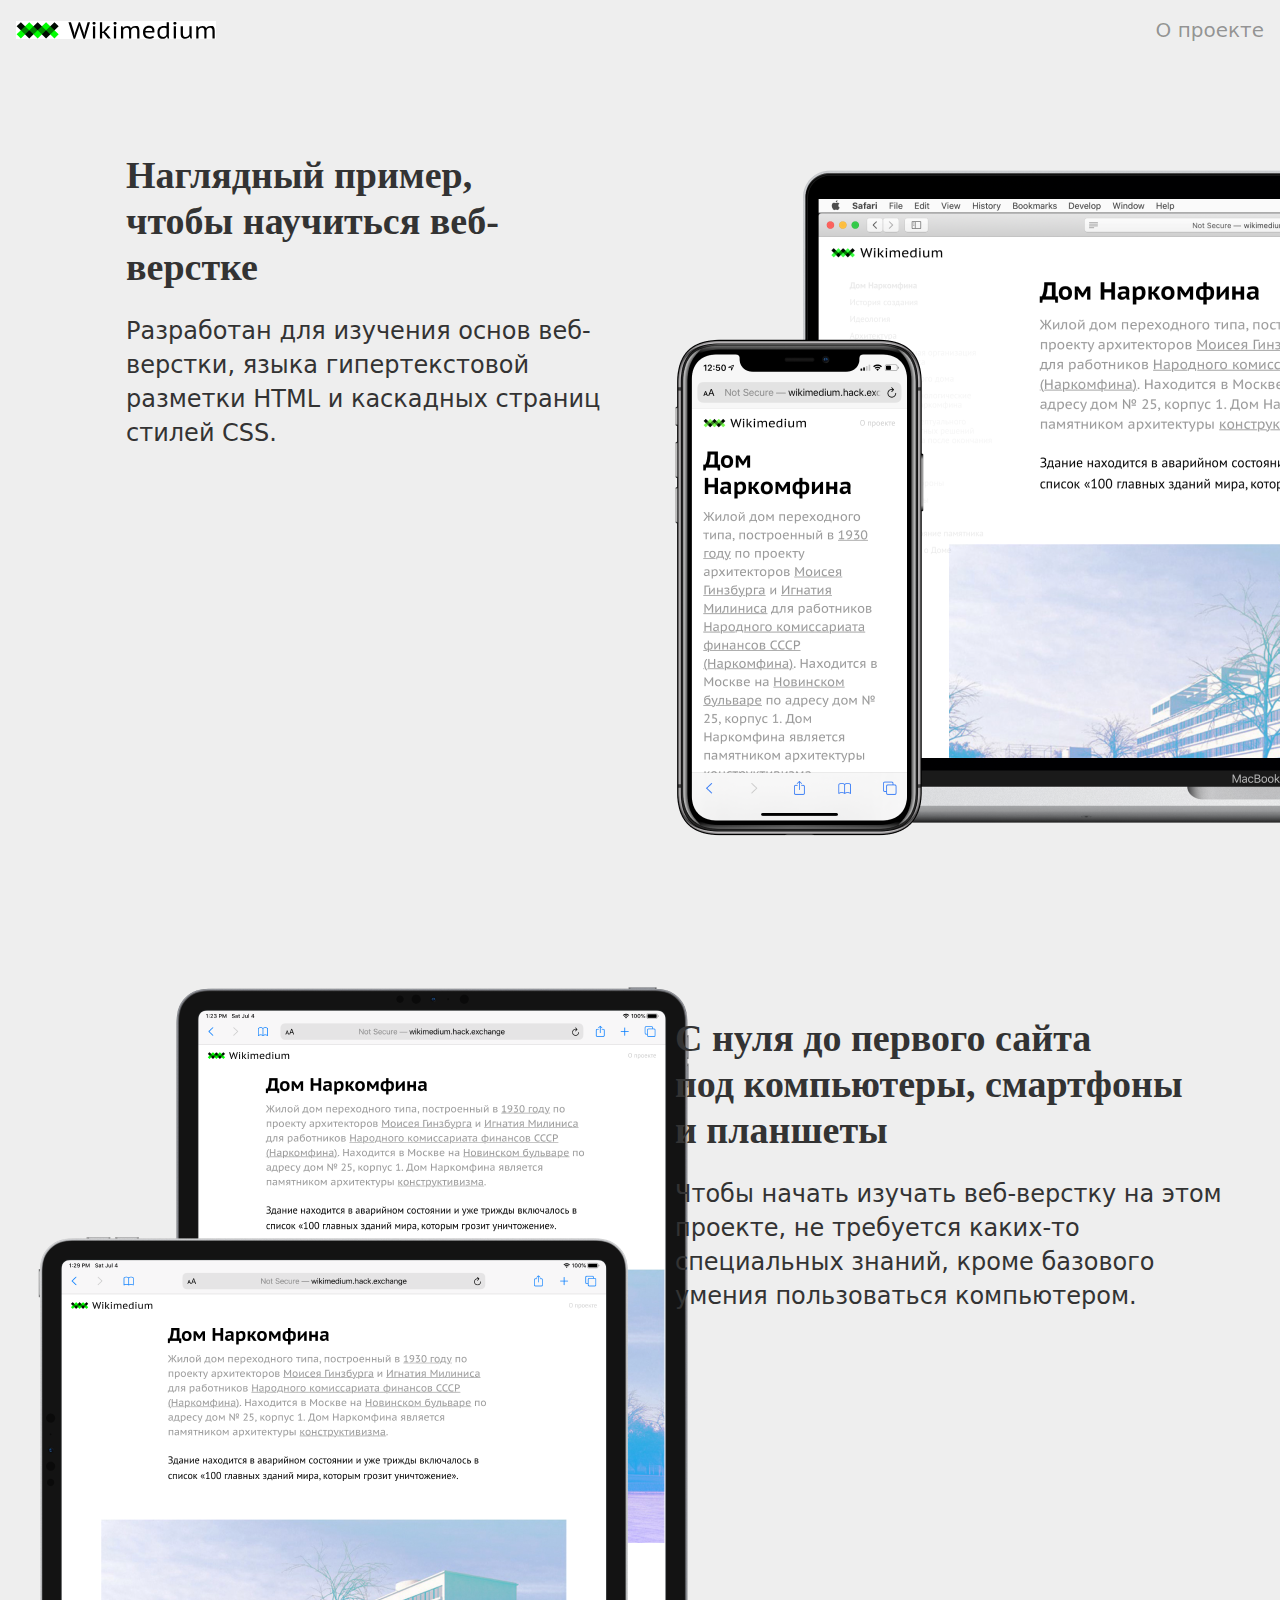
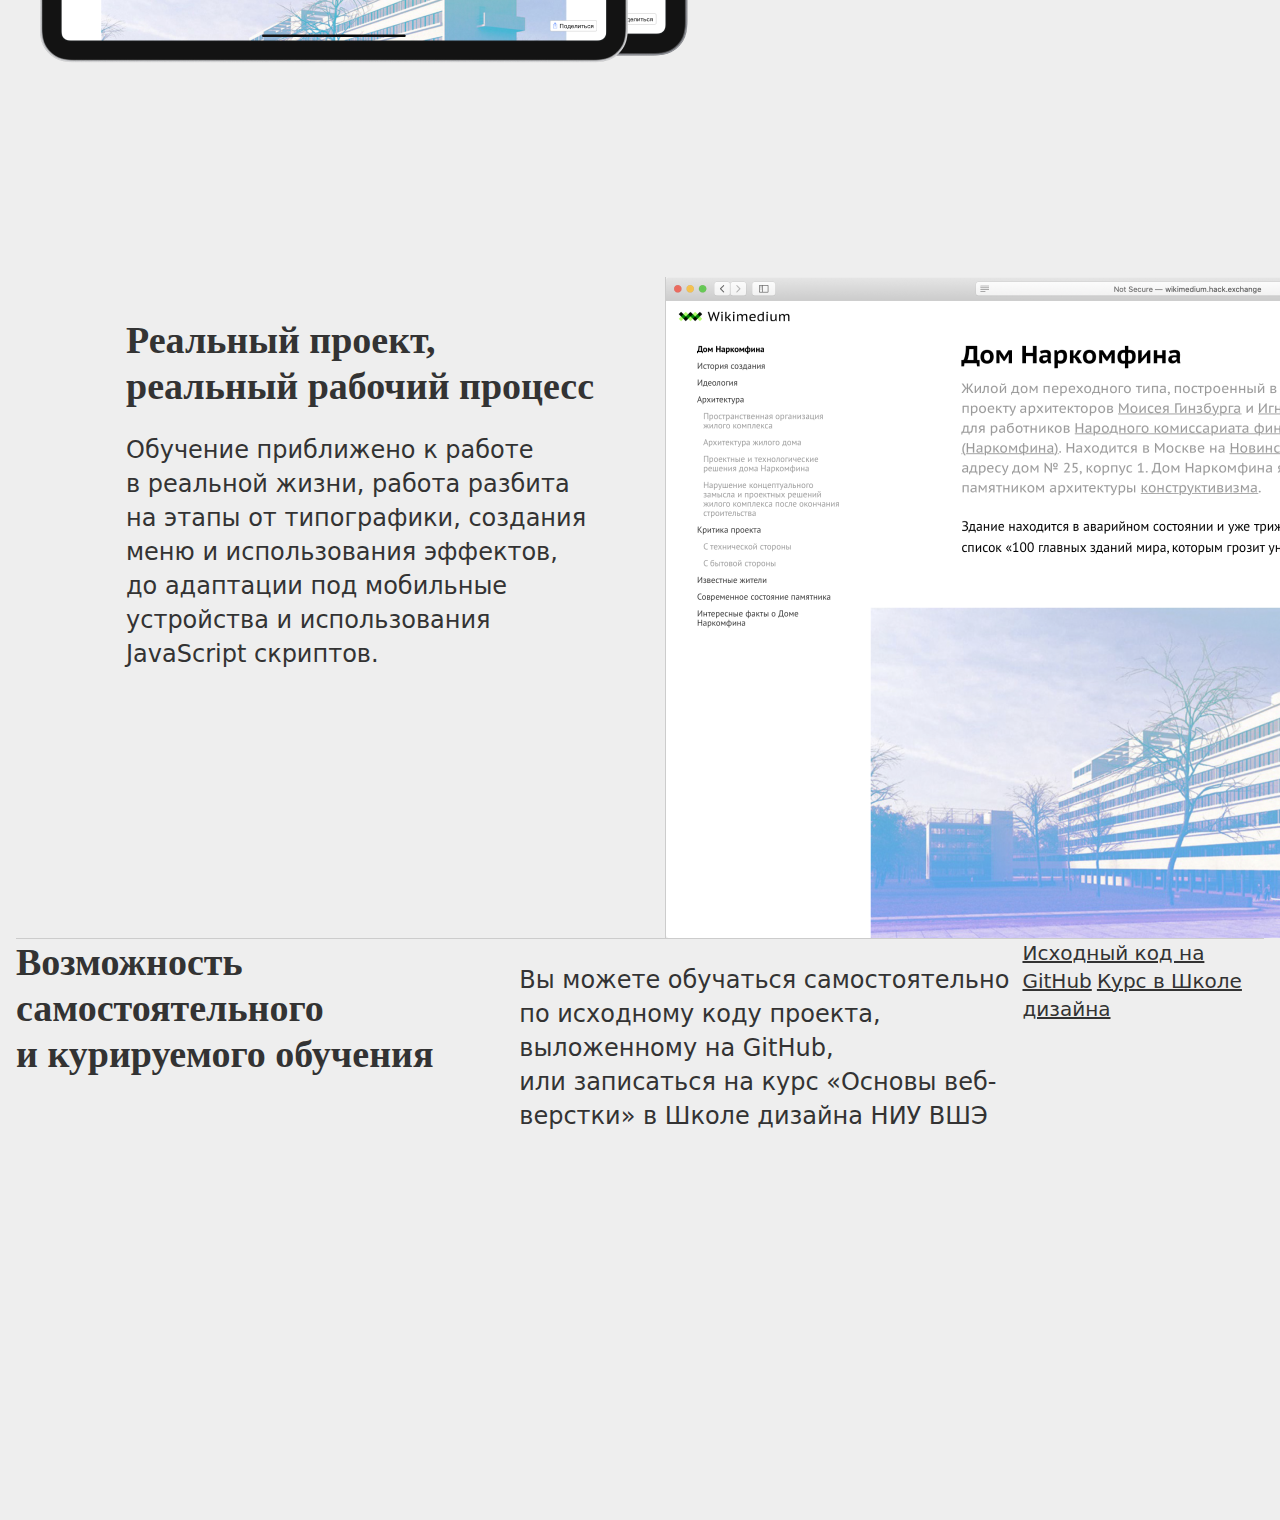
<file: about.html>
<!DOCTYPE html>
<html lang="ru" id="aboutparent">
    <head>
        <meta charset="UTF-8" />
        <meta name="viewport" content="width=device-width, initial-scale=1.0" />
        <title>О проекте</title>
        <link rel="stylesheet" href="stylesheets/style.css" />
        <link rel="icon" href="images/favicon.ico" type="images/x-icon" />
        <link rel="icon" href="images/favicon.png" type="images/png" />
        <meta property="og:type" content="web-site" />
        <meta property="og:title" content="Дом Наркомфина" />
        <meta
            property="og:description"
            content="Дом Наркомфина — один из знаковых памятников архитектуры советского авангарда и конструктивизма."
        />
        <meta
            property="og:image"
            content="https://raw.githubusercontent.com/zhuravlevb/hse_narkomfin/refs/heads/main/images/narkomfin.jpg"
        />
        <meta
            property="og:url"
            content="https://zhuravlevb.github.io/hse_narkomfin/"
        />
    </head>
    <body id="about">
        <nav class="menubar">
            <a href="index.html"><img src="images/logo.svg" alt="logo" /></a>
            <a href="about.html">О проекте</a>
        </nav>

        <section id="first">
            <div>
                <h2>Наглядный пример, чтобы&nbsp;научиться веб-верстке</h2>
                <p>
                    Разработан для&nbsp;изучения основ веб-верстки, языка
                    гипертекстовой разметки HTML и&nbsp;каскадных страниц стилей
                    CSS.
                </p>
            </div>
            <div>
                <img src="images/about1.png" />
            </div>
        </section>

        <section id="second">
            <div>
                <img src="images/about2.png" />
            </div>
            <div>
                <h2>
                    С&nbsp;нуля до&nbsp;первого сайта под&nbsp;компьютеры,
                    смартфоны и&nbsp;планшеты
                </h2>
                <p>
                    Чтобы начать изучать веб-верстку на&nbsp;этом проекте,
                    не&nbsp;требуется каких-то специальных знаний, кроме
                    базового умения пользоваться компьютером.
                </p>
            </div>
        </section>

        <section id="third">
            <div>
                <h2>Реальный проект, реальный рабочий процесс</h2>
                <p>
                    Обучение приближено к&nbsp;работе в&nbsp;реальной жизни,
                    работа разбита на&nbsp;этапы от&nbsp;типографики, создания
                    меню и&nbsp;использования эффектов, до&nbsp;адаптации
                    под&nbsp;мобильные устройства и&nbsp;использования
                    JavaScript скриптов.
                </p>
            </div>
            <div>
                <img src="images/about3.png" />
            </div>
        </section>

        <section id="fourth">
            <h2>Возможность самостоятельного и&nbsp;курируемого обучения</h2>
            <p>
                Вы можете обучаться самостоятельно по&nbsp;исходному коду
                проекта, выложенному на&nbsp;GitHub, или&nbsp;записаться
                на&nbsp;курс «Основы веб-верстки» в&nbsp;Школе дизайна
                НИУ&nbsp;ВШЭ
            </p>
            <div>
                <a href="https://github.com/zhuravlevb/hse_narkomfin"
                    >Исходный код на GitHub</a
                >
                <a
                    class="black"
                    href="https://design.hse.ru/ba/design/programming"
                    >Курс в Школе дизайна</a
                >
            </div>
        </section>
    </body>
</html>
</file>
<file: stylesheets/style.css>
@import "reset.css";
@import url("https://fonts.googleapis.com/css?family=PT+Sans+Caption:400,700|PT+Sans:400,400i,700,700i&amp;subset=cyrillic");
@import "layout.css";
</file>
